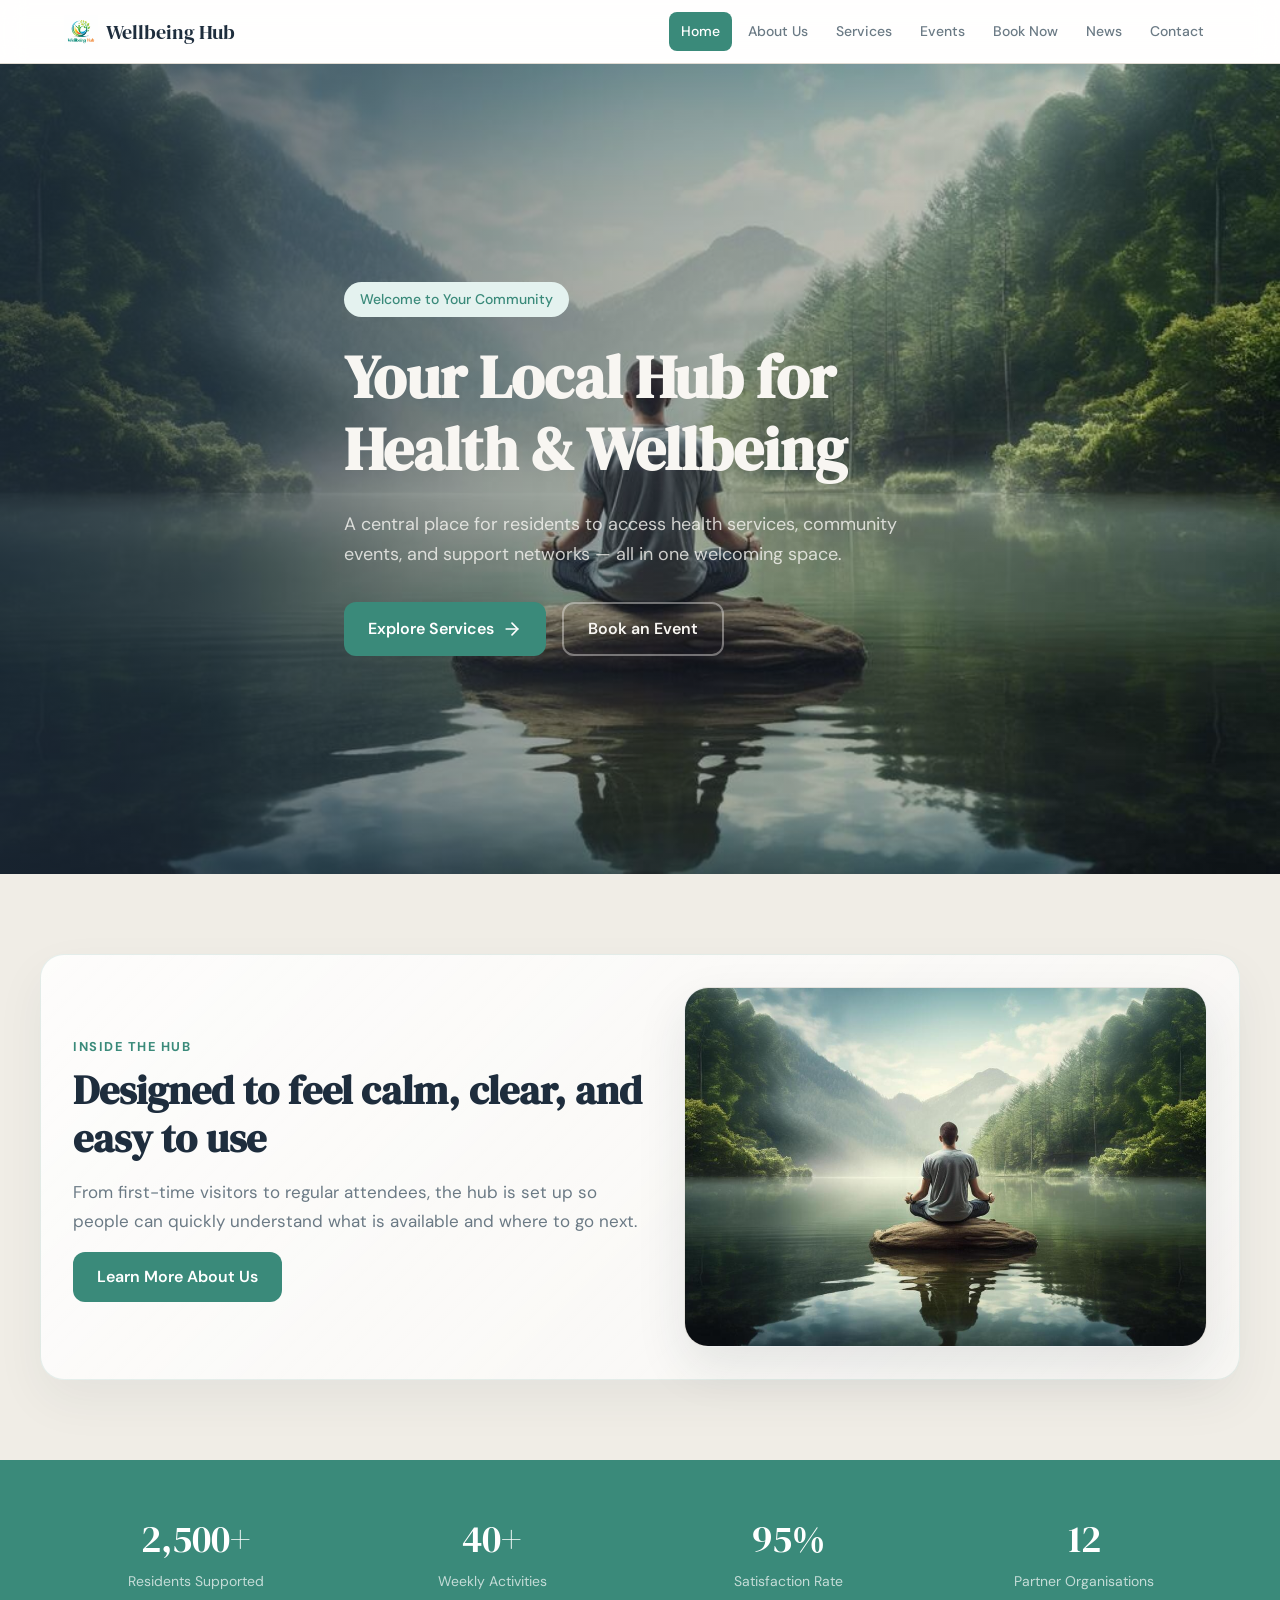
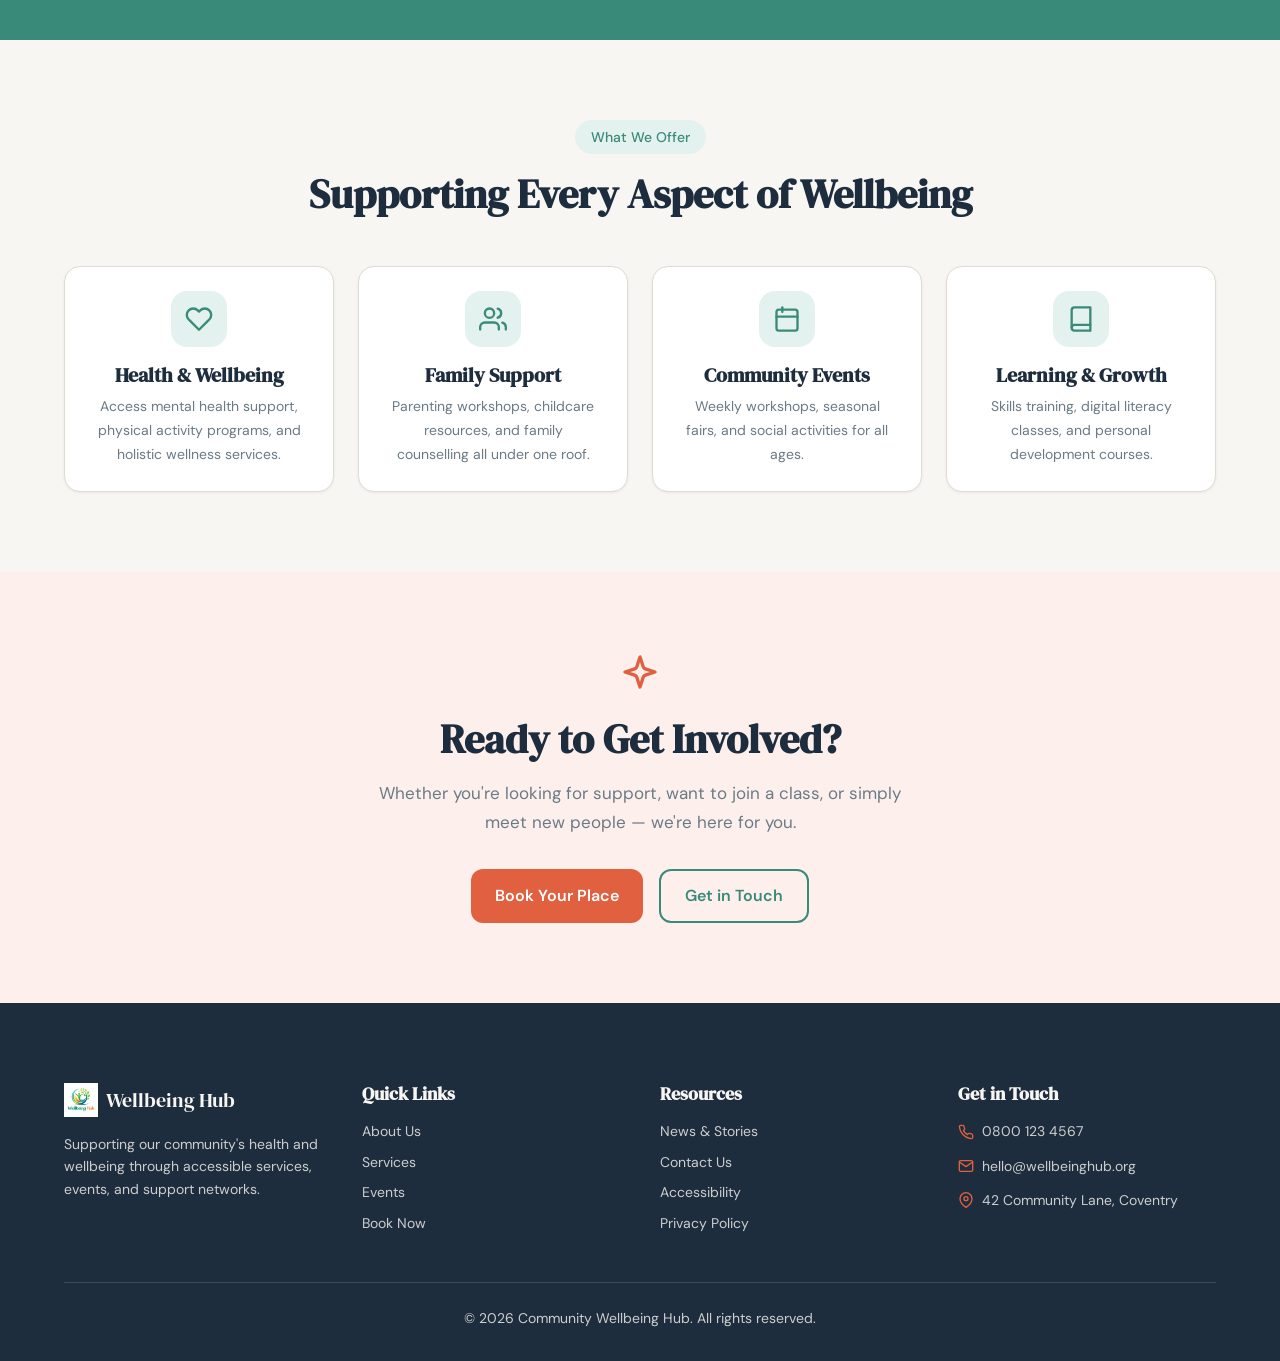
<file: index.html>
<!DOCTYPE html>
<html lang="en">
<head>
  <meta charset="UTF-8">
  <meta name="viewport" content="width=device-width, initial-scale=1.0">
  <meta name="description" content="Community Wellbeing Hub">
  <title>Home - Community Wellbeing Hub</title>
  <link rel="stylesheet" href="styles.css">
</head>
<body>
  <nav class="navbar">
    <div class="container">
      <a href="index.html" class="navbar-brand"><img src="logo.png" alt="Wellbeing Hub logo" class="site-logo"> <span>Wellbeing Hub</span></a>
      <div class="nav-links"><a href="index.html" class="active">Home</a>
<a href="about.html">About Us</a>
<a href="services.html">Services</a>
<a href="events.html">Events</a>
<a href="book.html">Book Now</a>
<a href="news.html">News</a>
<a href="contact.html">Contact</a>
</div>
      <button class="hamburger" id="hamburger" aria-label="Toggle menu"><svg xmlns="http://www.w3.org/2000/svg" width="24" height="24" viewBox="0 0 24 24" fill="none" stroke="currentColor" stroke-width="2" stroke-linecap="round" stroke-linejoin="round"><line x1="4" y1="12" x2="20" y2="12"></line><line x1="4" y1="6" x2="20" y2="6"></line><line x1="4" y1="18" x2="20" y2="18"></line></svg></button>
    </div>
    <div class="mobile-menu" id="mobile-menu"><a href="index.html" class="active">Home</a>
<a href="about.html">About Us</a>
<a href="services.html">Services</a>
<a href="events.html">Events</a>
<a href="book.html">Book Now</a>
<a href="news.html">News</a>
<a href="contact.html">Contact</a>
</div>
  </nav>
  <main style="padding-top:64px">
    
    <!-- Hero -->
    <section class="hero hero-home">
      <div class="hero-overlay"></div>
      <div class="container hero-content section">
        <span class="badge" style="margin-bottom:1.5rem">Welcome to Your Community</span>
        <h1 class="heading-hero" style="margin-bottom:1.5rem">Your Local Hub for Health &amp; Wellbeing</h1>
        <p style="margin-bottom:2rem">A central place for residents to access health services, community events, and support networks — all in one welcoming space.</p>
        <div style="display:flex;flex-wrap:wrap;gap:1rem">
          <a href="services.html" class="btn btn-primary">Explore Services <svg xmlns="http://www.w3.org/2000/svg" width="20" height="20" viewBox="0 0 24 24" fill="none" stroke="currentColor" stroke-width="2" stroke-linecap="round" stroke-linejoin="round"><line x1="5" y1="12" x2="19" y2="12"></line><polyline points="12 5 19 12 12 19"></polyline></svg></a>
          <a href="book.html" class="btn btn-hero-outline">Book an Event</a>
        </div>
      </div>
    </section>

    <section class="section" style="background:var(--secondary)">
      <div class="container split-highlight reveal-up">
        <div>
          <span class="eyebrow">Inside the Hub</span>
          <h2 class="heading-section" style="margin:0.5rem 0 1rem">Designed to feel calm, clear, and easy to use</h2>
          <p class="text-body" style="margin-bottom:1rem">From first-time visitors to regular attendees, the hub is set up so people can quickly understand what is available and where to go next.</p>
          <a href="about.html" class="btn btn-primary">Learn More About Us</a>
        </div>
        <div class="image-frame">
          <img src="background.jpg" alt="Inside the Community Wellbeing Hub" class="section-image">
        </div>
      </div>
    </section>

    <!-- Stats -->
    <section class="stats-section">
      <div class="container stats-grid">
        <div><div class="stat-num">2,500+</div><div class="stat-label">Residents Supported</div></div>
        <div><div class="stat-num">40+</div><div class="stat-label">Weekly Activities</div></div>
        <div><div class="stat-num">95%</div><div class="stat-label">Satisfaction Rate</div></div>
        <div><div class="stat-num">12</div><div class="stat-label">Partner Organisations</div></div>
      </div>
    </section>

    <!-- Features -->
    <section class="section" style="background:var(--bg)">
      <div class="container text-center" style="margin-bottom:3rem">
        <span class="badge" style="margin-bottom:1rem">What We Offer</span>
        <h2 class="heading-section">Supporting Every Aspect of Wellbeing</h2>
      </div>
      <div class="container grid grid-4" style="gap:1.5rem">
        <div class="card feature-card">
          <div class="feature-icon"><svg xmlns="http://www.w3.org/2000/svg" width="28" height="28" viewBox="0 0 24 24" fill="none" stroke="currentColor" stroke-width="2" stroke-linecap="round" stroke-linejoin="round"><path d="M20.84 4.61a5.5 5.5 0 0 0-7.78 0L12 5.67l-1.06-1.06a5.5 5.5 0 0 0-7.78 7.78l1.06 1.06L12 21.23l7.78-7.78 1.06-1.06a5.5 5.5 0 0 0 0-7.78z"/></svg></div>
          <h3 style="font-size:1.25rem;margin-bottom:0.5rem">Health &amp; Wellbeing</h3>
          <p class="text-body" style="font-size:0.875rem">Access mental health support, physical activity programs, and holistic wellness services.</p>
        </div>
        <div class="card feature-card">
          <div class="feature-icon"><svg xmlns="http://www.w3.org/2000/svg" width="24" height="24" viewBox="0 0 24 24" fill="none" stroke="currentColor" stroke-width="2" stroke-linecap="round" stroke-linejoin="round"><path d="M17 21v-2a4 4 0 0 0-4-4H5a4 4 0 0 0-4 4v2"/><circle cx="9" cy="7" r="4"/><path d="M23 21v-2a4 4 0 0 0-3-3.87"/><path d="M16 3.13a4 4 0 0 1 0 7.75"/></svg></div>
          <h3 style="font-size:1.25rem;margin-bottom:0.5rem">Family Support</h3>
          <p class="text-body" style="font-size:0.875rem">Parenting workshops, childcare resources, and family counselling all under one roof.</p>
        </div>
        <div class="card feature-card">
          <div class="feature-icon"><svg xmlns="http://www.w3.org/2000/svg" width="28" height="28" viewBox="0 0 24 24" fill="none" stroke="currentColor" stroke-width="2" stroke-linecap="round" stroke-linejoin="round"><rect x="3" y="4" width="18" height="18" rx="2" ry="2"/><line x1="28" y1="2" x2="28" y2="6"/><line x1="8" y1="2" x2="8" y2="6"/><line x1="3" y1="10" x2="21" y2="10"/></svg></div>
          <h3 style="font-size:1.25rem;margin-bottom:0.5rem">Community Events</h3>
          <p class="text-body" style="font-size:0.875rem">Weekly workshops, seasonal fairs, and social activities for all ages.</p>
        </div>
        <div class="card feature-card">
          <div class="feature-icon"><svg xmlns="http://www.w3.org/2000/svg" width="28" height="28" viewBox="0 0 24 24" fill="none" stroke="currentColor" stroke-width="2" stroke-linecap="round" stroke-linejoin="round"><path d="M4 19.5A2.5 2.5 0 0 1 6.5 17H20"/><path d="M6.5 2H20v20H6.5A2.5 2.5 0 0 1 4 19.5v-15A2.5 2.5 0 0 1 6.5 2z"/></svg></div>
          <h3 style="font-size:1.25rem;margin-bottom:0.5rem">Learning &amp; Growth</h3>
          <p class="text-body" style="font-size:0.875rem">Skills training, digital literacy classes, and personal development courses.</p>
        </div>
      </div>
    </section>

    <!-- CTA -->
    <section class="section cta-section text-center">
      <div class="container">
        <svg xmlns="http://www.w3.org/2000/svg" width="40" height="40" viewBox="0 0 24 24" fill="none" stroke="currentColor" stroke-width="2" stroke-linecap="round" stroke-linejoin="round" style="color:var(--coral)"><path d="m12 3-1.912 5.813a2 2 0 0 1-1.275 1.275L3 12l5.813 1.912a2 2 0 0 1 1.275 1.275L12 21l1.912-5.813a2 2 0 0 1 1.275-1.275L21 12l-5.813-1.912a2 2 0 0 1-1.275-1.275L12 3Z"/></svg>
        <h2 class="heading-section" style="margin:1rem 0">Ready to Get Involved?</h2>
        <p class="text-body" style="max-width:560px;margin:0 auto 2rem">Whether you're looking for support, want to join a class, or simply meet new people — we're here for you.</p>
        <div style="display:flex;flex-wrap:wrap;justify-content:center;gap:1rem">
          <a href="book.html" class="btn btn-accent">Book Your Place</a>
          <a href="contact.html" class="btn btn-outline">Get in Touch</a>
        </div>
      </div>
    </section>

  </main>
  <footer class="footer">
    <div class="container">
      <div class="footer-grid">
        <div>
          <div class="footer-brand"><img src="logo.png" alt="Wellbeing Hub logo" class="footer-logo"><span style="font-family:var(--font-display);font-size:1.25rem;color:var(--warm)">Wellbeing Hub</span></div>
          <p style="font-size:0.875rem;line-height:1.6">Supporting our community's health and wellbeing through accessible services, events, and support networks.</p>
        </div>
        <div>
          <h4>Quick Links</h4>
          <div class="footer-links">
            <a href="about.html">About Us</a><a href="services.html">Services</a><a href="events.html">Events</a><a href="book.html">Book Now</a>
          </div>
        </div>
        <div>
          <h4>Resources</h4>
          <div class="footer-links">
            <a href="news.html">News & Stories</a><a href="contact.html">Contact Us</a><a href="#">Accessibility</a><a href="#">Privacy Policy</a>
          </div>
        </div>
        <div>
          <h4>Get in Touch</h4>
          <div class="footer-contact-item"><svg xmlns="http://www.w3.org/2000/svg" width="16" height="16" viewBox="0 0 24 24" fill="none" stroke="currentColor" stroke-width="2" stroke-linecap="round" stroke-linejoin="round"><path d="M22 16.92v3a2 2 0 0 1-2.18 2 19.79 19.79 0 0 1-8.63-3.07 19.5 19.5 0 0 1-6-6 19.79 19.79 0 0 1-3.07-8.67A2 2 0 0 1 4.11 2h3a2 2 0 0 1 2 1.72c.127.96.361 1.903.7 2.81a2 2 0 0 1-.45 2.11L8.09 9.91a16 16 0 0 0 6 6l1.27-1.27a2 2 0 0 1 2.11-.45c.907.339 1.85.573 2.81.7A2 2 0 0 1 22 16.92z"/></svg> 0800 123 4567</div>
          <div class="footer-contact-item"><svg xmlns="http://www.w3.org/2000/svg" width="16" height="16" viewBox="0 0 24 24" fill="none" stroke="currentColor" stroke-width="2" stroke-linecap="round" stroke-linejoin="round"><path d="M4 4h16c1.1 0 2 .9 2 2v12c0 1.1-.9 2-2 2H4c-1.1 0-2-.9-2-2V6c0-1.1.9-2 2-2z"/><polyline points="22,6 12,13 2,6"/></svg> hello@wellbeinghub.org</div>
          <div class="footer-contact-item"><svg xmlns="http://www.w3.org/2000/svg" width="16" height="16" viewBox="0 0 24 24" fill="none" stroke="currentColor" stroke-width="2" stroke-linecap="round" stroke-linejoin="round"><path d="M21 10c0 7-9 13-9 13s-9-6-9-13a9 9 0 0 1 18 0z"/><circle cx="12" cy="10" r="3"/></svg> 42 Community Lane, Coventry</div>
        </div>
      </div>
      <div class="footer-bottom">© 2026 Community Wellbeing Hub. All rights reserved.</div>
    </div>
  </footer>
  <script src="main.js"></script>
</body>
</html>
</file>
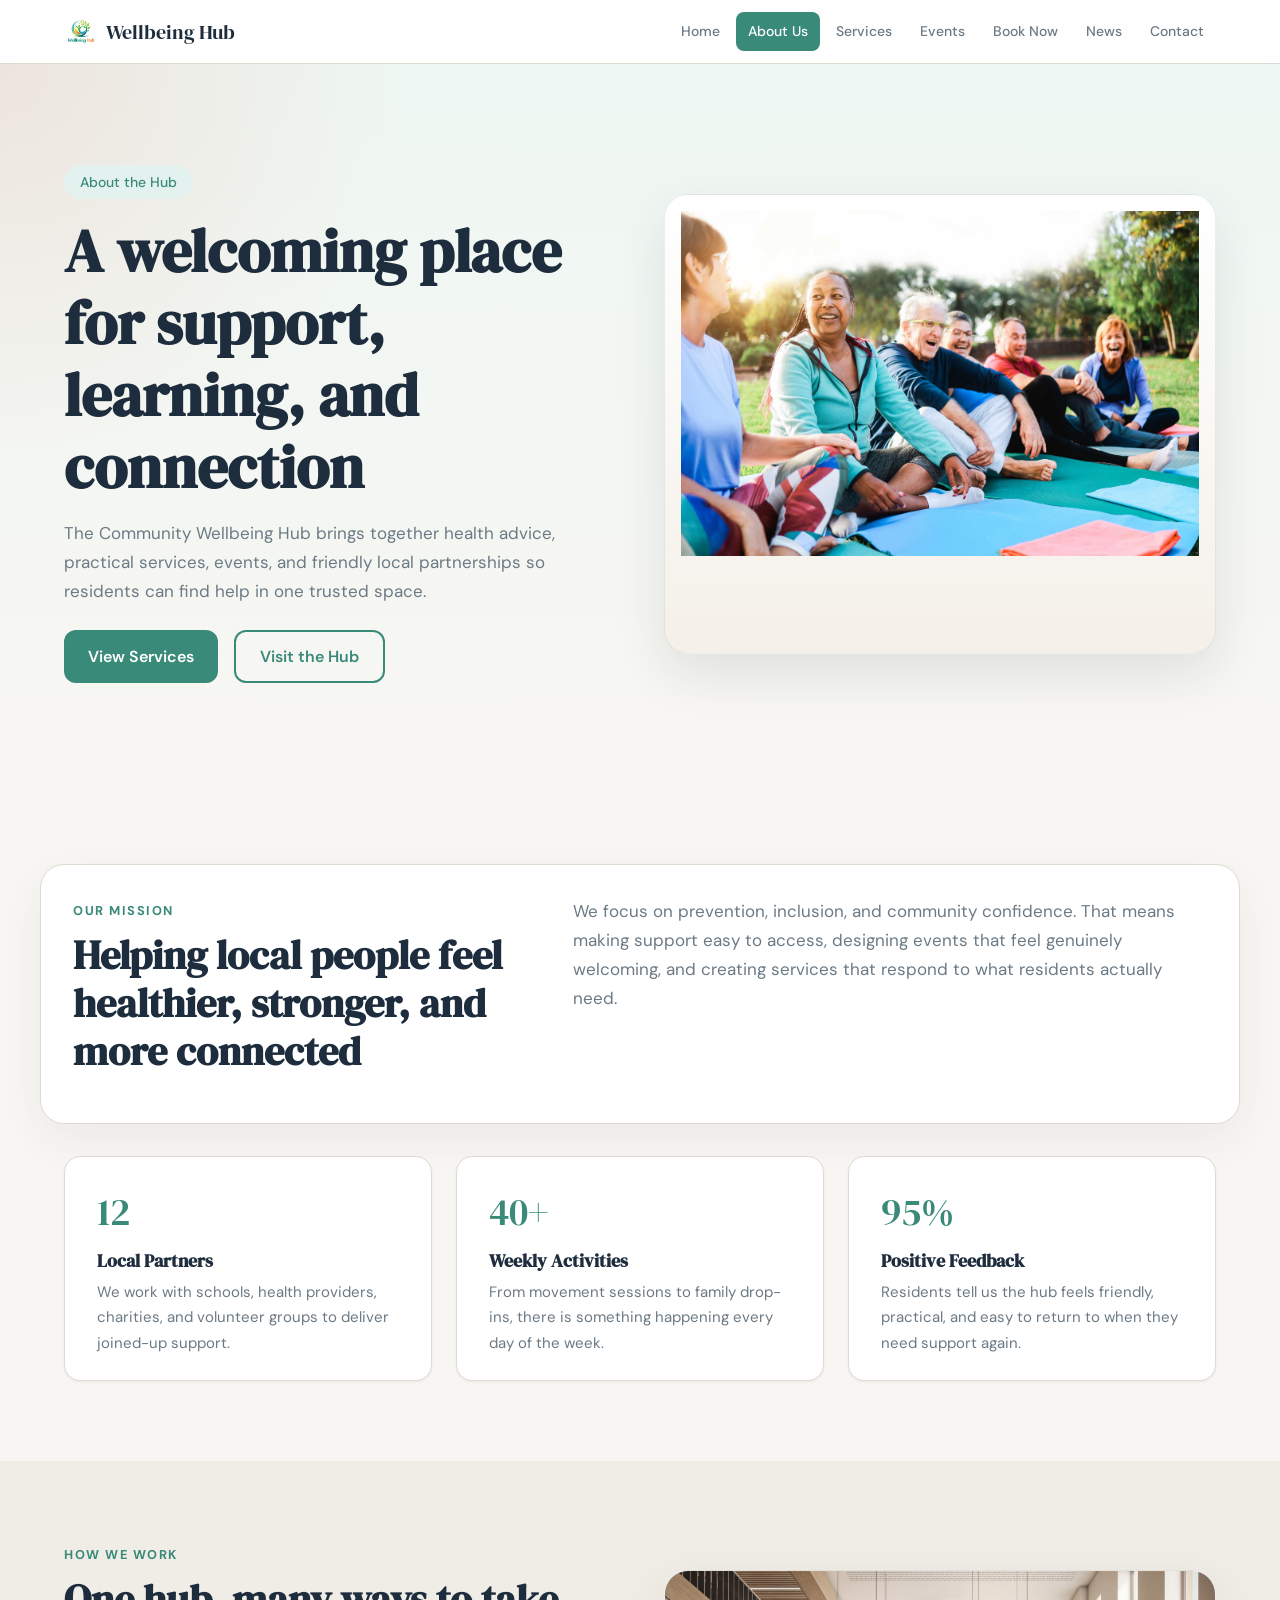
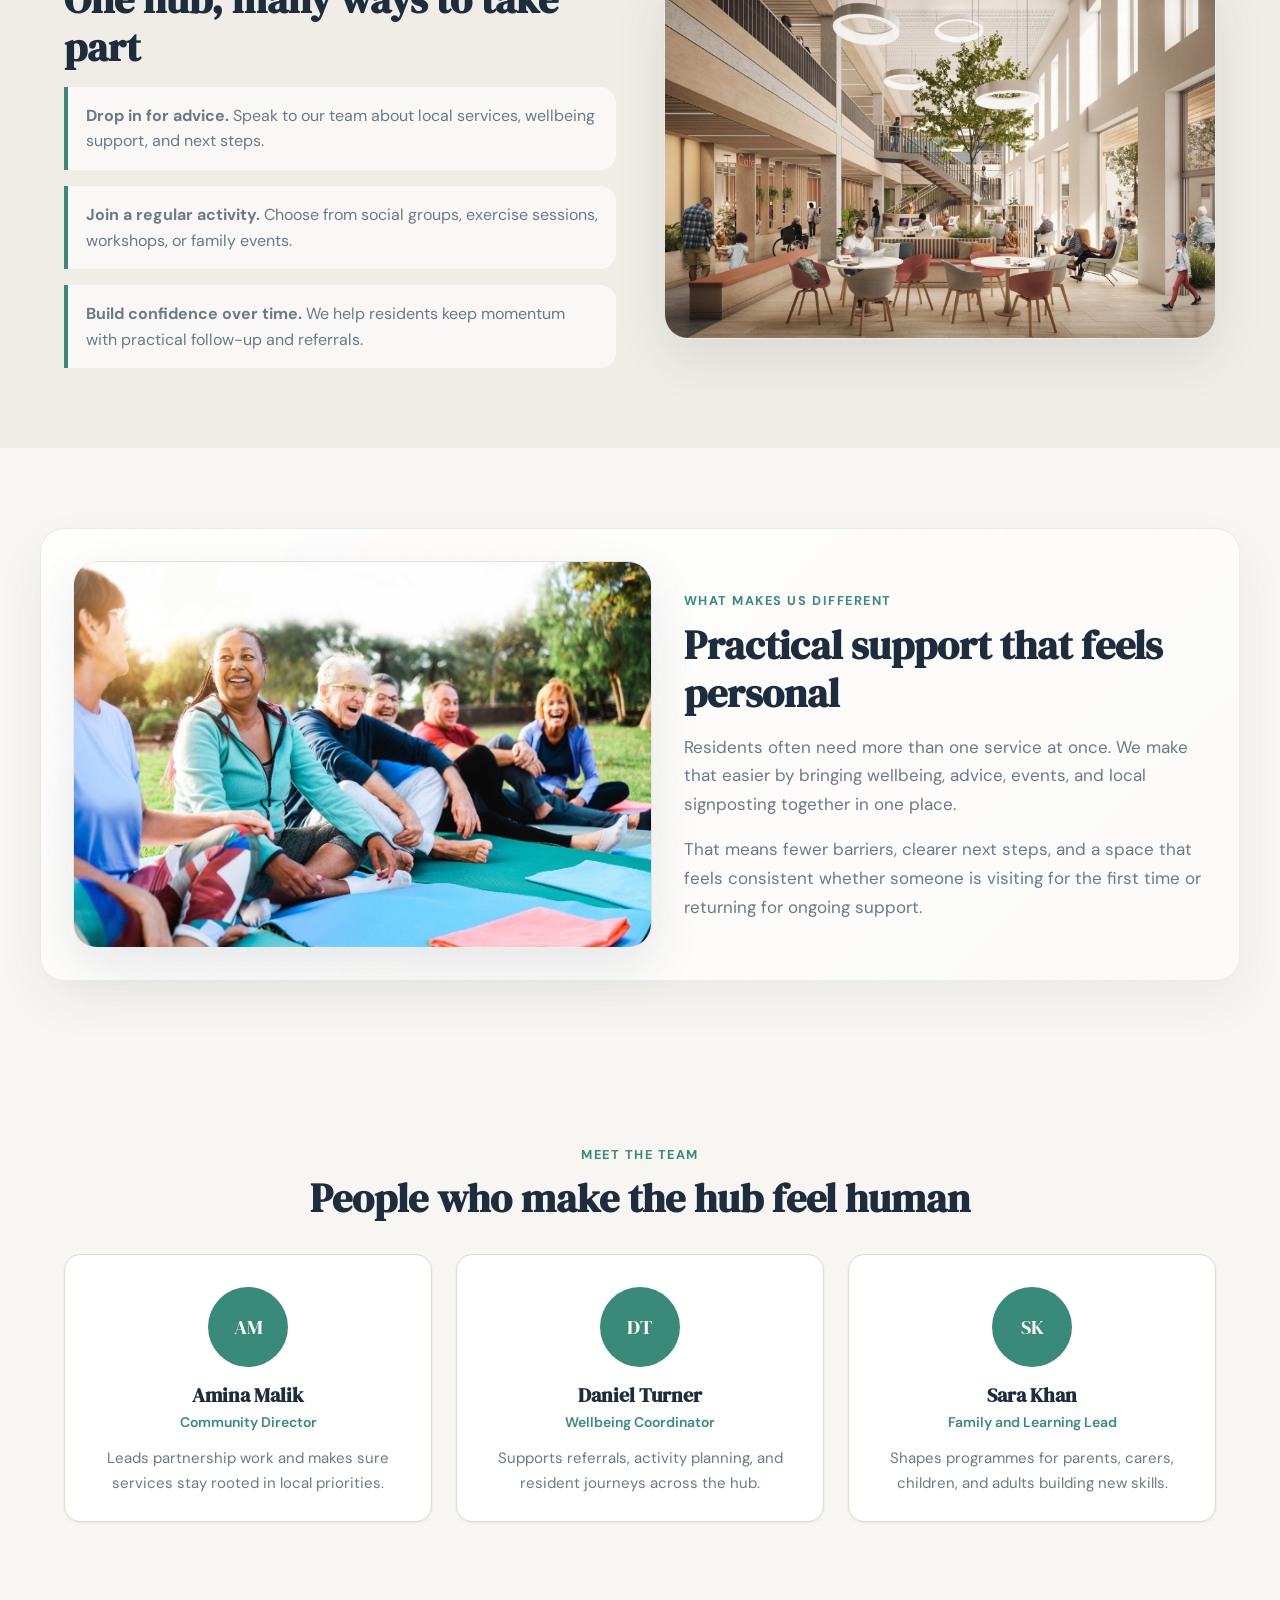
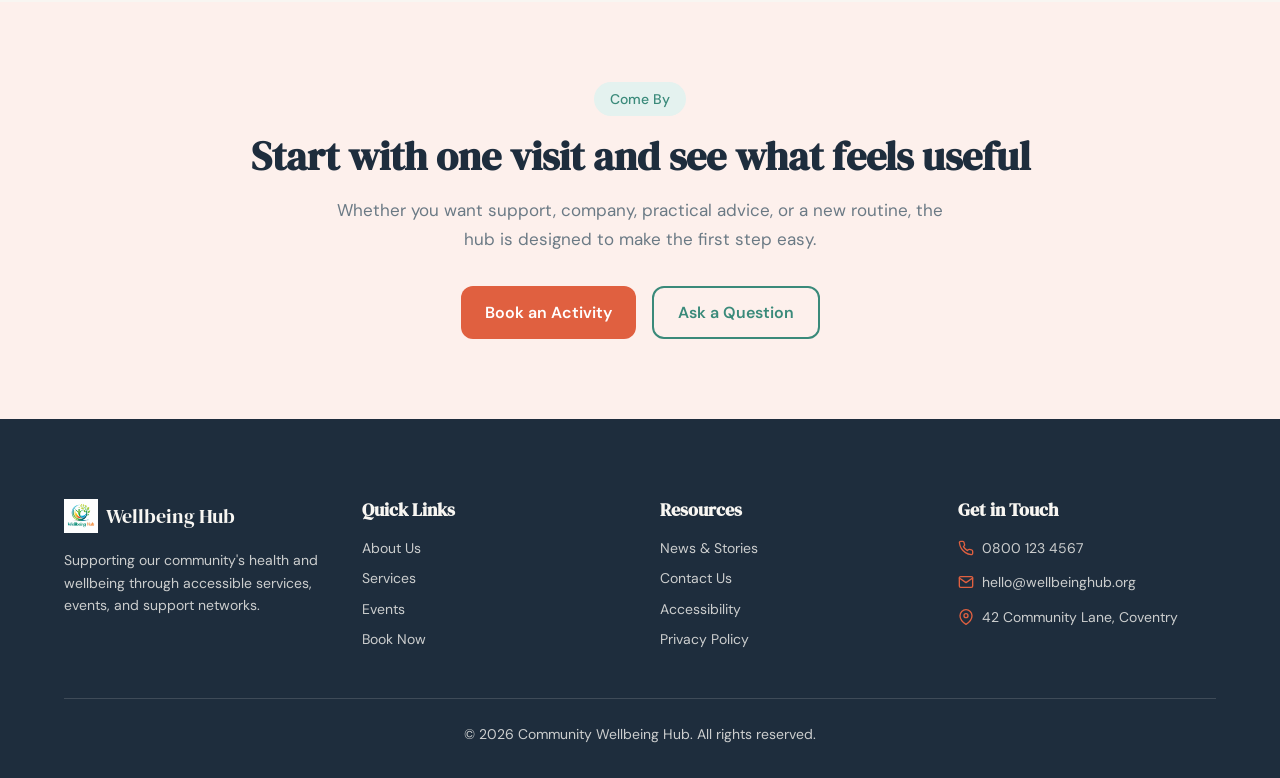
<file: about.html>
<!DOCTYPE html>
<html lang="en">
<head>
  <meta charset="UTF-8">
  <meta name="viewport" content="width=device-width, initial-scale=1.0">
  <meta name="description" content="Learn about the Community Wellbeing Hub, our mission, team, and local impact.">
  <title>About Us - Community Wellbeing Hub</title>
  <link rel="stylesheet" href="styles.css">
</head>
<body>
  <nav class="navbar">
    <div class="container">
      <a href="index.html" class="navbar-brand"><img src="logo.png" alt="Wellbeing Hub logo" class="site-logo"> <span>Wellbeing Hub</span></a>
      <div class="nav-links"><a href="index.html">Home</a>
<a href="about.html" class="active">About Us</a>
<a href="services.html">Services</a>
<a href="events.html">Events</a>
<a href="book.html">Book Now</a>
<a href="news.html">News</a>
<a href="contact.html">Contact</a>
</div>
      <button class="hamburger" id="hamburger" aria-label="Toggle menu"><svg xmlns="http://www.w3.org/2000/svg" width="24" height="24" viewBox="0 0 24 24" fill="none" stroke="currentColor" stroke-width="2" stroke-linecap="round" stroke-linejoin="round"><line x1="4" y1="12" x2="20" y2="12"></line><line x1="4" y1="6" x2="20" y2="6"></line><line x1="4" y1="18" x2="20" y2="18"></line></svg></button>
    </div>
    <div class="mobile-menu" id="mobile-menu"><a href="index.html">Home</a>
<a href="about.html" class="active">About Us</a>
<a href="services.html">Services</a>
<a href="events.html">Events</a>
<a href="book.html">Book Now</a>
<a href="news.html">News</a>
<a href="contact.html">Contact</a>
</div>
  </nav>
  <main style="padding-top:64px">
    <section class="section about-hero-shell">
      <div class="container about-grid about-grid-hero">
        <div class="reveal-up">
          <span class="badge" style="margin-bottom:1rem">About the Hub</span>
          <h1 class="heading-hero" style="margin-bottom:1rem">A welcoming place for support, learning, and connection</h1>
          <p class="text-body" style="margin-bottom:1.5rem">The Community Wellbeing Hub brings together health advice, practical services, events, and friendly local partnerships so residents can find help in one trusted space.</p>
          <div class="hero-actions">
            <a href="services.html" class="btn btn-primary">View Services</a>
            <a href="contact.html" class="btn btn-outline">Visit the Hub</a>
          </div>
        </div>
        <div class="hero-visual-card reveal-up">
          <img src="about.jpeg" alt="Community members at the wellbeing hub" class="hero-side-image">
        </div>
      </div>
    </section>

    <section class="section" style="background:var(--bg)">
      <div class="container story-panel reveal-up">
        <div>
          <span class="eyebrow">Our Mission</span>
          <h2 class="heading-section" style="margin:0.5rem 0 1rem">Helping local people feel healthier, stronger, and more connected</h2>
        </div>
        <p class="text-body">We focus on prevention, inclusion, and community confidence. That means making support easy to access, designing events that feel genuinely welcoming, and creating services that respond to what residents actually need.</p>
      </div>
      <div class="container grid grid-3 impact-grid" style="margin-top:2rem;gap:1.5rem">
        <div class="card reveal-up">
          <div class="stat-num" style="color:var(--teal)">12</div>
          <h3 style="font-size:1.125rem;margin:0.5rem 0">Local Partners</h3>
          <p class="text-body" style="font-size:0.9375rem">We work with schools, health providers, charities, and volunteer groups to deliver joined-up support.</p>
        </div>
        <div class="card reveal-up">
          <div class="stat-num" style="color:var(--teal)">40+</div>
          <h3 style="font-size:1.125rem;margin:0.5rem 0">Weekly Activities</h3>
          <p class="text-body" style="font-size:0.9375rem">From movement sessions to family drop-ins, there is something happening every day of the week.</p>
        </div>
        <div class="card reveal-up">
          <div class="stat-num" style="color:var(--teal)">95%</div>
          <h3 style="font-size:1.125rem;margin:0.5rem 0">Positive Feedback</h3>
          <p class="text-body" style="font-size:0.9375rem">Residents tell us the hub feels friendly, practical, and easy to return to when they need support again.</p>
        </div>
      </div>
    </section>

    <section class="section" style="background:var(--secondary)">
      <div class="container about-grid">
        <div class="reveal-up">
          <span class="eyebrow">How We Work</span>
          <h2 class="heading-section" style="margin:0.5rem 0 1rem">One hub, many ways to take part</h2>
          <div class="stack-list">
            <div class="stack-list-item"><strong>Drop in for advice.</strong> Speak to our team about local services, wellbeing support, and next steps.</div>
            <div class="stack-list-item"><strong>Join a regular activity.</strong> Choose from social groups, exercise sessions, workshops, or family events.</div>
            <div class="stack-list-item"><strong>Build confidence over time.</strong> We help residents keep momentum with practical follow-up and referrals.</div>
          </div>
        </div>
        <div class="image-frame reveal-up">
          <img src="services.jpg" alt="Wellbeing hub services and community support" class="section-image">
        </div>
      </div>
    </section>

    <section class="section" style="background:var(--bg)">
      <div class="container split-highlight reveal-up">
        <div class="image-frame">
          <img src="about.jpeg" alt="Community members and spaces at the wellbeing hub" class="section-image">
        </div>
        <div>
          <span class="eyebrow">What Makes Us Different</span>
          <h2 class="heading-section" style="margin:0.5rem 0 1rem">Practical support that feels personal</h2>
          <p class="text-body" style="margin-bottom:1rem">Residents often need more than one service at once. We make that easier by bringing wellbeing, advice, events, and local signposting together in one place.</p>
          <p class="text-body">That means fewer barriers, clearer next steps, and a space that feels consistent whether someone is visiting for the first time or returning for ongoing support.</p>
        </div>
      </div>
    </section>

    <section class="section" style="background:var(--bg)">
      <div class="container text-center" style="margin-bottom:2rem">
        <span class="eyebrow">Meet the Team</span>
        <h2 class="heading-section" style="margin-top:0.5rem">People who make the hub feel human</h2>
      </div>
      <div class="container grid grid-3" style="gap:1.5rem">
        <div class="card team-card reveal-up">
          <div class="team-avatar">AM</div>
          <h3 style="font-size:1.25rem;margin-bottom:0.25rem">Amina Malik</h3>
          <p class="team-role">Community Director</p>
          <p class="text-body" style="font-size:0.9375rem">Leads partnership work and makes sure services stay rooted in local priorities.</p>
        </div>
        <div class="card team-card reveal-up">
          <div class="team-avatar">DT</div>
          <h3 style="font-size:1.25rem;margin-bottom:0.25rem">Daniel Turner</h3>
          <p class="team-role">Wellbeing Coordinator</p>
          <p class="text-body" style="font-size:0.9375rem">Supports referrals, activity planning, and resident journeys across the hub.</p>
        </div>
        <div class="card team-card reveal-up">
          <div class="team-avatar">SK</div>
          <h3 style="font-size:1.25rem;margin-bottom:0.25rem">Sara Khan</h3>
          <p class="team-role">Family and Learning Lead</p>
          <p class="text-body" style="font-size:0.9375rem">Shapes programmes for parents, carers, children, and adults building new skills.</p>
        </div>
      </div>
    </section>

    <section class="section cta-section text-center">
      <div class="container">
        <span class="badge" style="margin-bottom:1rem">Come By</span>
        <h2 class="heading-section" style="margin-bottom:1rem">Start with one visit and see what feels useful</h2>
        <p class="text-body" style="max-width:620px;margin:0 auto 2rem">Whether you want support, company, practical advice, or a new routine, the hub is designed to make the first step easy.</p>
        <div class="hero-actions" style="justify-content:center">
          <a href="book.html" class="btn btn-accent">Book an Activity</a>
          <a href="contact.html" class="btn btn-outline">Ask a Question</a>
        </div>
      </div>
    </section>
  </main>
  <footer class="footer">
    <div class="container">
      <div class="footer-grid">
        <div>
          <div class="footer-brand"><img src="logo.png" alt="Wellbeing Hub logo" class="footer-logo"><span style="font-family:var(--font-display);font-size:1.25rem;color:var(--warm)">Wellbeing Hub</span></div>
          <p style="font-size:0.875rem;line-height:1.6">Supporting our community's health and wellbeing through accessible services, events, and support networks.</p>
        </div>
        <div>
          <h4>Quick Links</h4>
          <div class="footer-links">
            <a href="about.html">About Us</a><a href="services.html">Services</a><a href="events.html">Events</a><a href="book.html">Book Now</a>
          </div>
        </div>
        <div>
          <h4>Resources</h4>
          <div class="footer-links">
            <a href="news.html">News & Stories</a><a href="contact.html">Contact Us</a><a href="#">Accessibility</a><a href="#">Privacy Policy</a>
          </div>
        </div>
        <div>
          <h4>Get in Touch</h4>
          <div class="footer-contact-item"><svg xmlns="http://www.w3.org/2000/svg" width="16" height="16" viewBox="0 0 24 24" fill="none" stroke="currentColor" stroke-width="2" stroke-linecap="round" stroke-linejoin="round"><path d="M22 16.92v3a2 2 0 0 1-2.18 2 19.79 19.79 0 0 1-8.63-3.07 19.5 19.5 0 0 1-6-6 19.79 19.79 0 0 1-3.07-8.67A2 2 0 0 1 4.11 2h3a2 2 0 0 1 2 1.72c.127.96.361 1.903.7 2.81a2 2 0 0 1-.45 2.11L8.09 9.91a16 16 0 0 0 6 6l1.27-1.27a2 2 0 0 1 2.11-.45c.907.339 1.85.573 2.81.7A2 2 0 0 1 22 16.92z"/></svg> 0800 123 4567</div>
          <div class="footer-contact-item"><svg xmlns="http://www.w3.org/2000/svg" width="16" height="16" viewBox="0 0 24 24" fill="none" stroke="currentColor" stroke-width="2" stroke-linecap="round" stroke-linejoin="round"><path d="M4 4h16c1.1 0 2 .9 2 2v12c0 1.1-.9 2-2 2H4c-1.1 0-2-.9-2-2V6c0-1.1.9-2 2-2z"/><polyline points="22,6 12,13 2,6"/></svg> hello@wellbeinghub.org</div>
          <div class="footer-contact-item"><svg xmlns="http://www.w3.org/2000/svg" width="16" height="16" viewBox="0 0 24 24" fill="none" stroke="currentColor" stroke-width="2" stroke-linecap="round" stroke-linejoin="round"><path d="M21 10c0 7-9 13-9 13s-9-6-9-13a9 9 0 0 1 18 0z"/><circle cx="12" cy="10" r="3"/></svg> 42 Community Lane, Coventry</div>
        </div>
      </div>
      <div class="footer-bottom">© 2026 Community Wellbeing Hub. All rights reserved.</div>
    </div>
  </footer>
  <script src="main.js"></script>
</body>
</html>
</file>
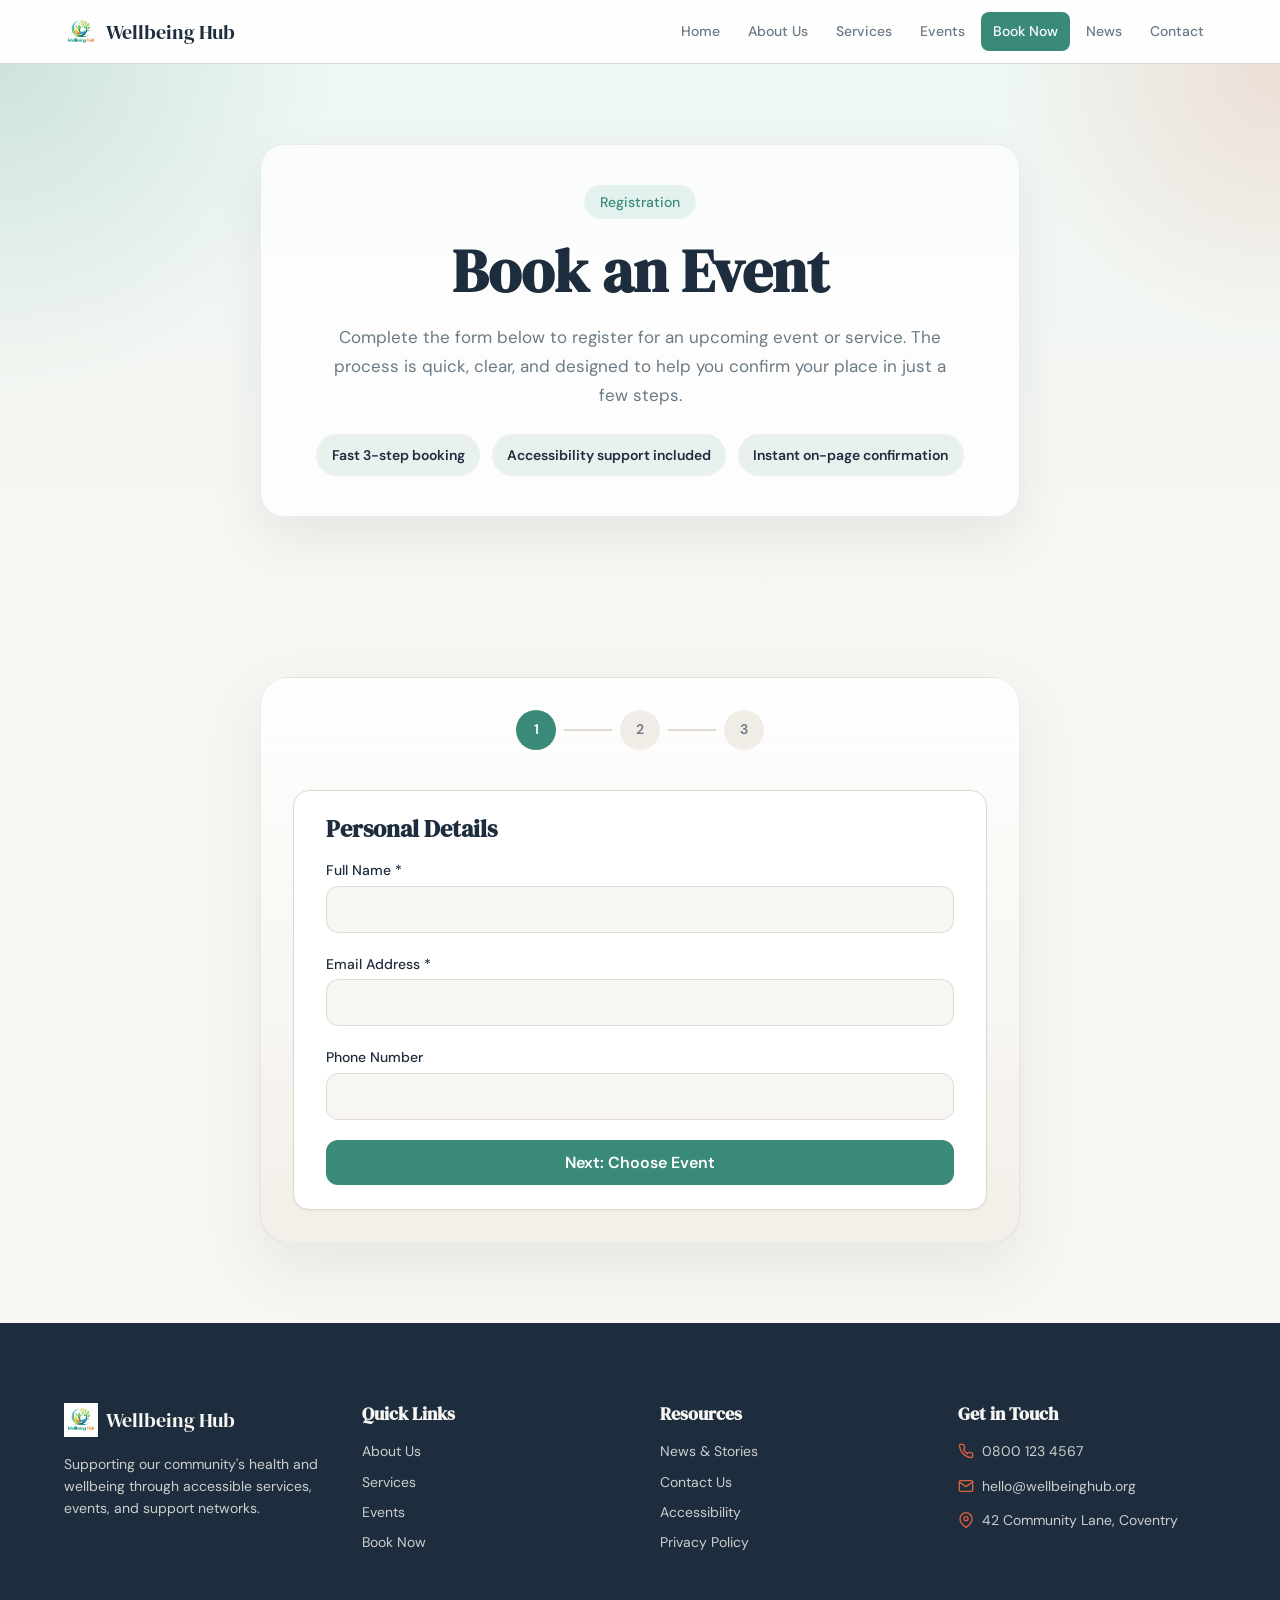
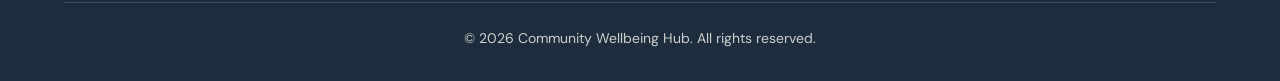
<file: book.html>
<!DOCTYPE html>
<html lang="en">
<head>
  <meta charset="UTF-8">
  <meta name="viewport" content="width=device-width, initial-scale=1.0">
  <meta name="description" content="Community Wellbeing Hub">
  <title>Book Now - Community Wellbeing Hub</title>
  <link rel="stylesheet" href="styles.css">
</head>
<body>
  <nav class="navbar">
    <div class="container">
      <a href="index.html" class="navbar-brand"><img src="logo.png" alt="Wellbeing Hub logo" class="site-logo"> <span>Wellbeing Hub</span></a>
      <div class="nav-links"><a href="index.html">Home</a>
<a href="about.html">About Us</a>
<a href="services.html">Services</a>
<a href="events.html">Events</a>
<a href="book.html" class="active">Book Now</a>
<a href="news.html">News</a>
<a href="contact.html">Contact</a>
</div>
      <button class="hamburger" id="hamburger" aria-label="Toggle menu"><svg xmlns="http://www.w3.org/2000/svg" width="24" height="24" viewBox="0 0 24 24" fill="none" stroke="currentColor" stroke-width="2" stroke-linecap="round" stroke-linejoin="round"><line x1="4" y1="12" x2="20" y2="12"></line><line x1="4" y1="6" x2="20" y2="6"></line><line x1="4" y1="18" x2="20" y2="18"></line></svg></button>
    </div>
    <div class="mobile-menu" id="mobile-menu"><a href="index.html">Home</a>
<a href="about.html">About Us</a>
<a href="services.html">Services</a>
<a href="events.html">Events</a>
<a href="book.html" class="active">Book Now</a>
<a href="news.html">News</a>
<a href="contact.html">Contact</a>
</div>
  </nav>
  <main style="padding-top:64px">
    
    <section class="section booking-hero-simple">
      <div class="container booking-hero-shell reveal-up">
        <span class="badge" style="margin-bottom:1rem">Registration</span>
        <h1 class="heading-hero" style="margin-bottom:1rem">Book an Event</h1>
        <p class="text-body booking-hero-text">Complete the form below to register for an upcoming event or service. The process is quick, clear, and designed to help you confirm your place in just a few steps.</p>
        <div class="booking-hero-pills">
          <span>Fast 3-step booking</span>
          <span>Accessibility support included</span>
          <span>Instant on-page confirmation</span>
        </div>
      </div>
    </section>
    <section class="section" style="background:var(--bg)">
      <div class="container booking-form-shell" style="max-width:760px;margin:0 auto">
        <!-- Progress -->
        <div class="progress-steps">
          <div class="step-circle active" id="circle-1">1</div>
          <div class="step-line inactive" id="line-1"></div>
          <div class="step-circle inactive" id="circle-2">2</div>
          <div class="step-line inactive" id="line-2"></div>
          <div class="step-circle inactive" id="circle-3">3</div>
        </div>

        <form class="card" id="booking-form" onsubmit="submitBooking(event)">
          <!-- Step 1 -->
          <div class="form-step active" id="step-1">
            <h2 style="font-size:1.5rem;margin-bottom:1rem">Personal Details</h2>
            <div class="form-group">
              <label for="book-name">Full Name *</label>
              <input type="text" id="book-name" class="form-input" required>
            </div>
            <div class="form-group">
              <label for="book-email">Email Address *</label>
              <input type="email" id="book-email" class="form-input" required>
            </div>
            <div class="form-group">
              <label for="book-phone">Phone Number</label>
              <input type="tel" id="book-phone" class="form-input">
            </div>
            <button type="button" class="btn btn-primary w-full" onclick="goToStep(2)">Next: Choose Event</button>
          </div>

          <!-- Step 2 -->
          <div class="form-step" id="step-2">
            <h2 style="font-size:1.5rem;margin-bottom:1rem">Event Selection</h2>
            <div class="form-group">
              <label for="book-event">Select Event *</label>
              <select id="book-event" class="form-input" required>
                <option value="">Choose an event...</option>
                <option value="Morning Yoga in the Park">Morning Yoga in the Park</option><option value="Family Fun Day">Family Fun Day</option><option value="Mental Health Awareness Workshop">Mental Health Awareness Workshop</option><option value="Digital Skills for Beginners">Digital Skills for Beginners</option><option value="Community Garden Volunteer Day">Community Garden Volunteer Day</option><option value="Healthy Cooking on a Budget">Healthy Cooking on a Budget</option><option value="Senior Social & Tea Dance">Senior Social & Tea Dance</option><option value="Summer Wellbeing Fair">Summer Wellbeing Fair</option>
              </select>
            </div>
            <div class="form-group">
              <label for="book-date">Preferred Date</label>
              <input type="date" id="book-date" class="form-input">
            </div>
            <div class="form-group">
              <label for="book-participants">Number of Participants</label>
              <input type="number" id="book-participants" class="form-input" min="1" max="10" value="1">
            </div>
            <div class="btn-row">
              <button type="button" class="btn btn-outline" onclick="goToStep(1)">Back</button>
              <button type="button" class="btn btn-primary" onclick="goToStep(3)">Next: Accessibility</button>
            </div>
          </div>

          <!-- Step 3 -->
          <div class="form-step" id="step-3">
            <h2 style="font-size:1.5rem;margin-bottom:1rem">Accessibility &amp; Confirmation</h2>
            <div class="form-group">
              <label for="book-needs">Any accessibility requirements?</label>
              <textarea id="book-needs" class="form-input" rows="4" placeholder="e.g. wheelchair access, hearing loop, dietary requirements..."></textarea>
            </div>
            <div class="booking-summary">
              <p style="font-weight:500;color:var(--fg);margin-bottom:0.5rem">Booking Summary</p>
              <p><strong>Name:</strong> <span id="summary-name"></span></p>
              <p><strong>Event:</strong> <span id="summary-event"></span></p>
              <p><strong>Participants:</strong> <span id="summary-participants"></span></p>
            </div>
            <div class="btn-row">
              <button type="button" class="btn btn-outline" onclick="goToStep(2)">Back</button>
              <button type="submit" class="btn btn-accent">Confirm Booking</button>
            </div>
          </div>
        </form>

        <!-- Success -->
        <div id="booking-success" class="card success-msg" style="display:none">
          <svg xmlns="http://www.w3.org/2000/svg" width="64" height="64" viewBox="0 0 24 24" fill="none" stroke="currentColor" stroke-width="2" stroke-linecap="round" stroke-linejoin="round"><path d="M22 11.08V12a10 10 0 1 1-5.93-9.14"/><polyline points="22 4 12 14.01 9 11.01"/></svg>
          <h2 class="heading-section" style="margin-bottom:1rem">Booking Confirmed!</h2>
          <p class="text-body">Thank you, <strong id="confirm-name"></strong>.</p>
          <p class="text-body" style="margin-bottom:1.5rem">You've been registered for <strong id="confirm-event"></strong>. A confirmation email will be sent to <strong id="confirm-email"></strong>.</p>
          <button class="btn btn-primary" onclick="resetBooking()">Make Another Booking</button>
        </div>
      </div>
    </section>

  </main>
  <footer class="footer">
    <div class="container">
      <div class="footer-grid">
        <div>
          <div class="footer-brand"><img src="logo.png" alt="Wellbeing Hub logo" class="footer-logo"><span style="font-family:var(--font-display);font-size:1.25rem;color:var(--warm)">Wellbeing Hub</span></div>
          <p style="font-size:0.875rem;line-height:1.6">Supporting our community's health and wellbeing through accessible services, events, and support networks.</p>
        </div>
        <div>
          <h4>Quick Links</h4>
          <div class="footer-links">
            <a href="about.html">About Us</a><a href="services.html">Services</a><a href="events.html">Events</a><a href="book.html">Book Now</a>
          </div>
        </div>
        <div>
          <h4>Resources</h4>
          <div class="footer-links">
            <a href="news.html">News & Stories</a><a href="contact.html">Contact Us</a><a href="#">Accessibility</a><a href="#">Privacy Policy</a>
          </div>
        </div>
        <div>
          <h4>Get in Touch</h4>
          <div class="footer-contact-item"><svg xmlns="http://www.w3.org/2000/svg" width="16" height="16" viewBox="0 0 24 24" fill="none" stroke="currentColor" stroke-width="2" stroke-linecap="round" stroke-linejoin="round"><path d="M22 16.92v3a2 2 0 0 1-2.18 2 19.79 19.79 0 0 1-8.63-3.07 19.5 19.5 0 0 1-6-6 19.79 19.79 0 0 1-3.07-8.67A2 2 0 0 1 4.11 2h3a2 2 0 0 1 2 1.72c.127.96.361 1.903.7 2.81a2 2 0 0 1-.45 2.11L8.09 9.91a16 16 0 0 0 6 6l1.27-1.27a2 2 0 0 1 2.11-.45c.907.339 1.85.573 2.81.7A2 2 0 0 1 22 16.92z"/></svg> 0800 123 4567</div>
          <div class="footer-contact-item"><svg xmlns="http://www.w3.org/2000/svg" width="16" height="16" viewBox="0 0 24 24" fill="none" stroke="currentColor" stroke-width="2" stroke-linecap="round" stroke-linejoin="round"><path d="M4 4h16c1.1 0 2 .9 2 2v12c0 1.1-.9 2-2 2H4c-1.1 0-2-.9-2-2V6c0-1.1.9-2 2-2z"/><polyline points="22,6 12,13 2,6"/></svg> hello@wellbeinghub.org</div>
          <div class="footer-contact-item"><svg xmlns="http://www.w3.org/2000/svg" width="16" height="16" viewBox="0 0 24 24" fill="none" stroke="currentColor" stroke-width="2" stroke-linecap="round" stroke-linejoin="round"><path d="M21 10c0 7-9 13-9 13s-9-6-9-13a9 9 0 0 1 18 0z"/><circle cx="12" cy="10" r="3"/></svg> 42 Community Lane, Coventry</div>
        </div>
      </div>
      <div class="footer-bottom">© 2026 Community Wellbeing Hub. All rights reserved.</div>
    </div>
  </footer>
  <script src="main.js"></script>
</body>
</html>
</file>
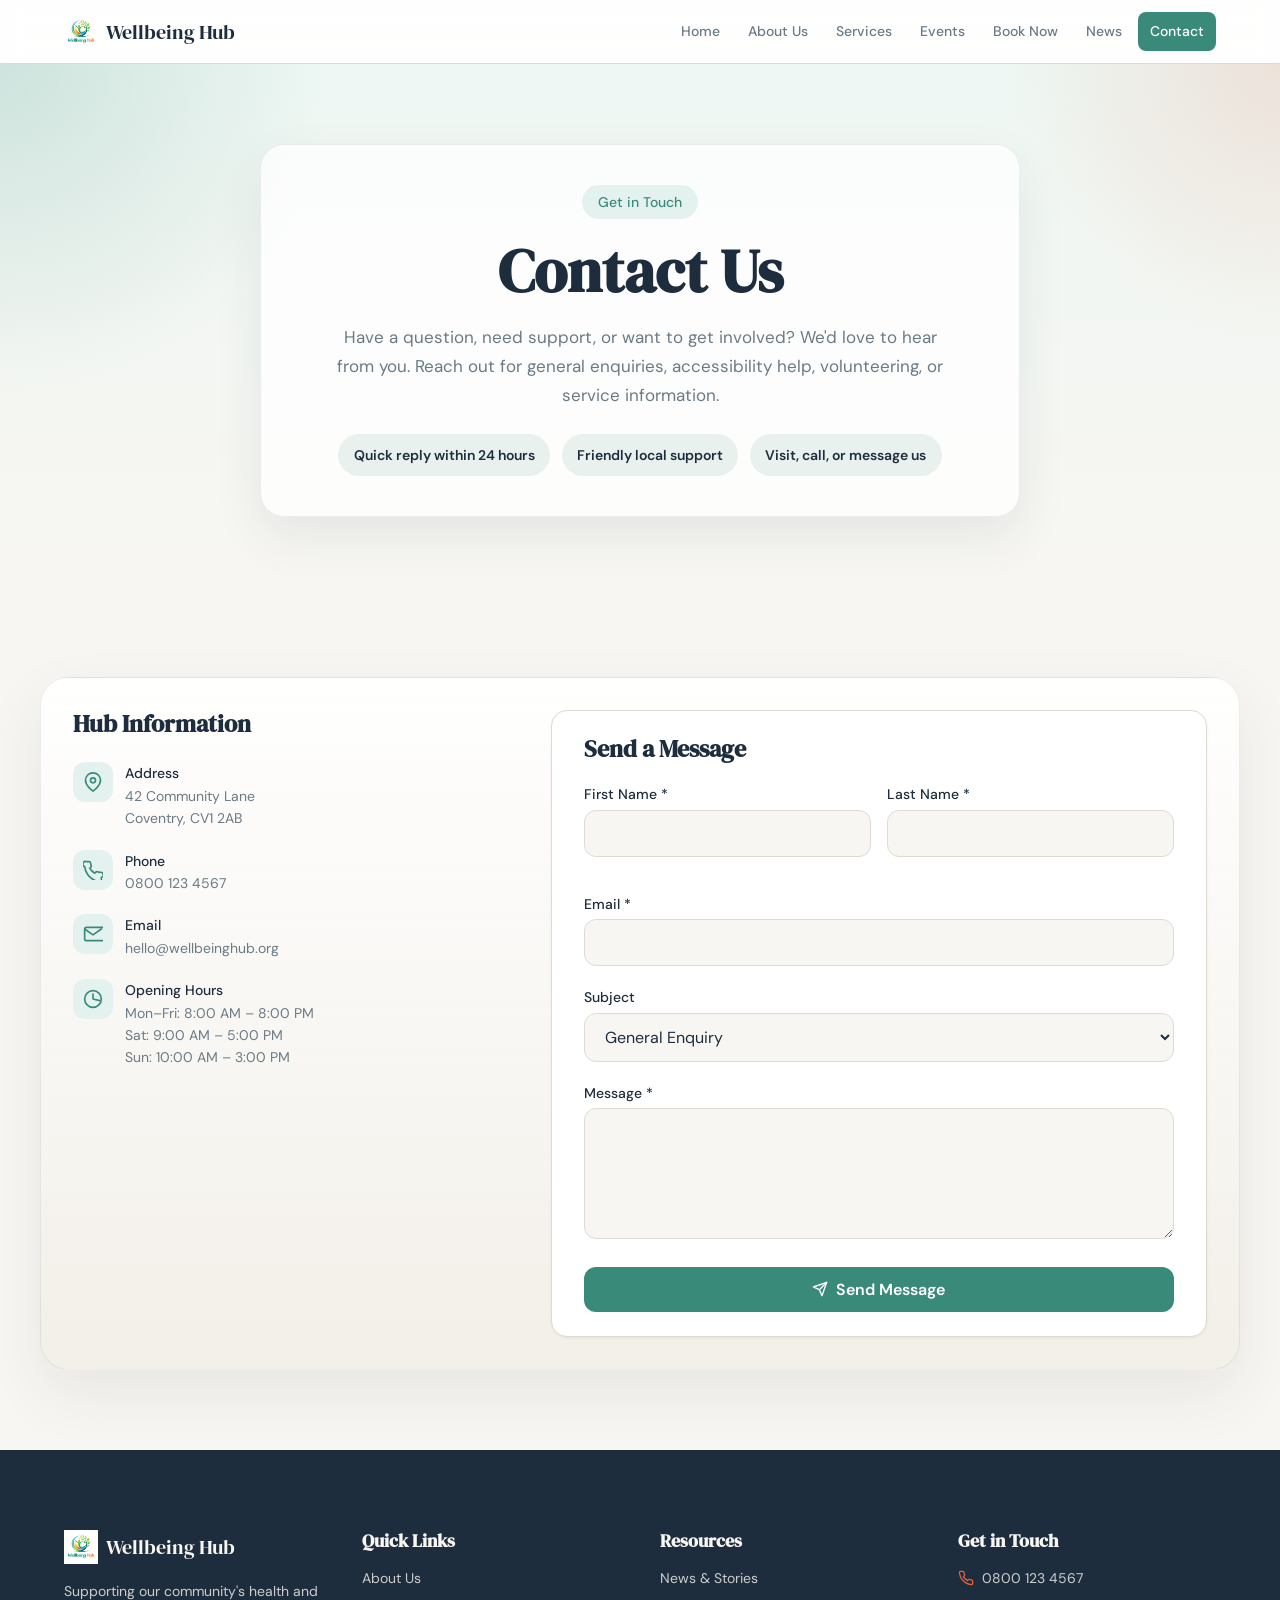
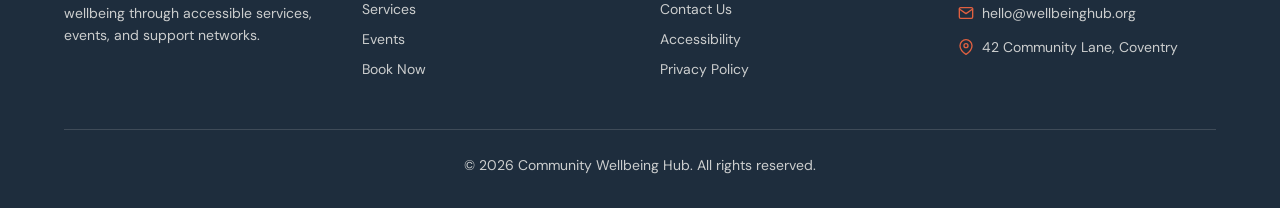
<file: contact.html>
<!DOCTYPE html>
<html lang="en">
<head>
  <meta charset="UTF-8">
  <meta name="viewport" content="width=device-width, initial-scale=1.0">
  <meta name="description" content="Community Wellbeing Hub">
  <title>Contact - Community Wellbeing Hub</title>
  <link rel="stylesheet" href="styles.css">
</head>
<body>
  <nav class="navbar">
    <div class="container">
      <a href="index.html" class="navbar-brand"><img src="logo.png" alt="Wellbeing Hub logo" class="site-logo"> <span>Wellbeing Hub</span></a>
      <div class="nav-links"><a href="index.html">Home</a>
<a href="about.html">About Us</a>
<a href="services.html">Services</a>
<a href="events.html">Events</a>
<a href="book.html">Book Now</a>
<a href="news.html">News</a>
<a href="contact.html" class="active">Contact</a>
</div>
      <button class="hamburger" id="hamburger" aria-label="Toggle menu"><svg xmlns="http://www.w3.org/2000/svg" width="24" height="24" viewBox="0 0 24 24" fill="none" stroke="currentColor" stroke-width="2" stroke-linecap="round" stroke-linejoin="round"><line x1="4" y1="12" x2="20" y2="12"></line><line x1="4" y1="6" x2="20" y2="6"></line><line x1="4" y1="18" x2="20" y2="18"></line></svg></button>
    </div>
    <div class="mobile-menu" id="mobile-menu"><a href="index.html">Home</a>
<a href="about.html">About Us</a>
<a href="services.html">Services</a>
<a href="events.html">Events</a>
<a href="book.html">Book Now</a>
<a href="news.html">News</a>
<a href="contact.html" class="active">Contact</a>
</div>
  </nav>
  <main style="padding-top:64px">
    
    <section class="section contact-hero-simple">
      <div class="container contact-hero-shell reveal-up">
        <span class="badge" style="margin-bottom:1rem">Get in Touch</span>
        <h1 class="heading-hero" style="margin-bottom:1rem">Contact Us</h1>
        <p class="text-body contact-hero-text">Have a question, need support, or want to get involved? We'd love to hear from you. Reach out for general enquiries, accessibility help, volunteering, or service information.</p>
        <div class="contact-hero-pills">
          <span>Quick reply within 24 hours</span>
          <span>Friendly local support</span>
          <span>Visit, call, or message us</span>
        </div>
      </div>
    </section>
    <section class="section" style="background:var(--bg)">
      <div class="container contact-section-shell contact-grid">
        <div>
          <h2 style="font-size:1.5rem;margin-bottom:1.5rem">Hub Information</h2>
          <div class="contact-info-item">
            <div class="contact-icon"><svg xmlns="http://www.w3.org/2000/svg" width="20" height="20" viewBox="0 0 24 24" fill="none" stroke="currentColor" stroke-width="2" stroke-linecap="round" stroke-linejoin="round"><path d="M21 10c0 7-9 13-9 13s-9-6-9-13a9 9 0 0 1 18 0z"/><circle cx="12" cy="10" r="3"/></svg></div>
            <div><p style="font-size:0.875rem;font-weight:500;color:var(--fg)">Address</p><p style="font-size:0.875rem;color:var(--muted-fg)">42 Community Lane<br>Coventry, CV1 2AB</p></div>
          </div>
          <div class="contact-info-item">
            <div class="contact-icon"><svg xmlns="http://www.w3.org/2000/svg" width="20" height="20" viewBox="0 0 24 24" fill="none" stroke="currentColor" stroke-width="2" stroke-linecap="round" stroke-linejoin="round"><path d="M22 20.92v3a2 2 0 0 1-2.18 2 19.79 19.79 0 0 1-8.63-3.07 19.5 19.5 0 0 1-6-6 19.79 19.79 0 0 1-3.07-8.67A2 2 0 0 1 4.11 2h3a2 2 0 0 1 2 1.72c.127.96.361 1.903.7 2.81a2 2 0 0 1-.45 2.11L8.09 9.91a20 20 0 0 0 6 6l1.27-1.27a2 2 0 0 1 2.11-.45c.907.339 1.85.573 2.81.7A2 2 0 0 1 22 20.92z"/></svg></div>
            <div><p style="font-size:0.875rem;font-weight:500;color:var(--fg)">Phone</p><p style="font-size:0.875rem;color:var(--muted-fg)">0800 123 4567</p></div>
          </div>
          <div class="contact-info-item">
            <div class="contact-icon"><svg xmlns="http://www.w3.org/2000/svg" width="20" height="20" viewBox="0 0 24 24" fill="none" stroke="currentColor" stroke-width="2" stroke-linecap="round" stroke-linejoin="round"><path d="M4 4h20c1.1 0 2 .9 2 2v12c0 1.1-.9 2-2 2H4c-1.1 0-2-.9-2-2V6c0-1.1.9-2 2-2z"/><polyline points="22,6 12,13 2,6"/></svg></div>
            <div><p style="font-size:0.875rem;font-weight:500;color:var(--fg)">Email</p><p style="font-size:0.875rem;color:var(--muted-fg)">hello@wellbeinghub.org</p></div>
          </div>
          <div class="contact-info-item">
            <div class="contact-icon"><svg xmlns="http://www.w3.org/2000/svg" width="20" height="20" viewBox="0 0 24 24" fill="none" stroke="currentColor" stroke-width="2" stroke-linecap="round" stroke-linejoin="round"><circle cx="12" cy="12" r="10"/><polyline points="12 6 12 12 20 14"/></svg></div>
            <div><p style="font-size:0.875rem;font-weight:500;color:var(--fg)">Opening Hours</p><p style="font-size:0.875rem;color:var(--muted-fg)">Mon–Fri: 8:00 AM – 8:00 PM<br>Sat: 9:00 AM – 5:00 PM<br>Sun: 10:00 AM – 3:00 PM</p></div>
          </div>
        </div>
        <div>
          <form class="card" id="contact-form">
            <h2 style="font-size:1.5rem;margin-bottom:1.25rem">Send a Message</h2>
            <div class="form-row" style="margin-bottom:1rem">
              <div class="form-group"><label>First Name *</label><input type="text" class="form-input" required></div>
              <div class="form-group"><label>Last Name *</label><input type="text" class="form-input" required></div>
            </div>
            <div class="form-group"><label>Email *</label><input type="email" class="form-input" required></div>
            <div class="form-group">
              <label>Subject</label>
              <select class="form-input"><option>General Enquiry</option><option>Service Information</option><option>Volunteering</option><option>Feedback</option><option>Accessibility</option></select>
            </div>
            <div class="form-group"><label>Message *</label><textarea class="form-input" rows="5" required></textarea></div>
            <button type="submit" class="btn btn-primary w-full"><svg xmlns="http://www.w3.org/2000/svg" width="16" height="16" viewBox="0 0 24 24" fill="none" stroke="currentColor" stroke-width="2" stroke-linecap="round" stroke-linejoin="round"><line x1="22" y1="2" x2="11" y2="13"/><polygon points="22 2 15 22 11 13 2 9 22 2"/></svg> Send Message</button>
          </form>
          <div id="contact-success" class="card text-center" style="display:none;padding:4rem 2rem">
            <svg xmlns="http://www.w3.org/2000/svg" width="64" height="64" viewBox="0 0 24 24" fill="none" stroke="currentColor" stroke-width="2" stroke-linecap="round" stroke-linejoin="round"><path d="M22 11.08V12a10 10 0 1 1-5.93-9.14"/><polyline points="22 4 12 14.01 9 11.01"/></svg>
            <h2 style="font-size:1.5rem;margin:1rem 0 0.5rem">Message Sent!</h2>
            <p class="text-body">We'll get back to you within 24 hours.</p>
            <button class="btn btn-primary" style="margin-top:1.5rem" onclick="resetContact()">Send Another Message</button>
          </div>
        </div>
      </div>
    </section>

  </main>
  <footer class="footer">
    <div class="container">
      <div class="footer-grid">
        <div>
          <div class="footer-brand"><img src="logo.png" alt="Wellbeing Hub logo" class="footer-logo"><span style="font-family:var(--font-display);font-size:1.25rem;color:var(--warm)">Wellbeing Hub</span></div>
          <p style="font-size:0.875rem;line-height:1.6">Supporting our community's health and wellbeing through accessible services, events, and support networks.</p>
        </div>
        <div>
          <h4>Quick Links</h4>
          <div class="footer-links">
            <a href="about.html">About Us</a><a href="services.html">Services</a><a href="events.html">Events</a><a href="book.html">Book Now</a>
          </div>
        </div>
        <div>
          <h4>Resources</h4>
          <div class="footer-links">
            <a href="news.html">News & Stories</a><a href="contact.html">Contact Us</a><a href="#">Accessibility</a><a href="#">Privacy Policy</a>
          </div>
        </div>
        <div>
          <h4>Get in Touch</h4>
          <div class="footer-contact-item"><svg xmlns="http://www.w3.org/2000/svg" width="16" height="16" viewBox="0 0 24 24" fill="none" stroke="currentColor" stroke-width="2" stroke-linecap="round" stroke-linejoin="round"><path d="M22 16.92v3a2 2 0 0 1-2.18 2 19.79 19.79 0 0 1-8.63-3.07 19.5 19.5 0 0 1-6-6 19.79 19.79 0 0 1-3.07-8.67A2 2 0 0 1 4.11 2h3a2 2 0 0 1 2 1.72c.127.96.361 1.903.7 2.81a2 2 0 0 1-.45 2.11L8.09 9.91a16 16 0 0 0 6 6l1.27-1.27a2 2 0 0 1 2.11-.45c.907.339 1.85.573 2.81.7A2 2 0 0 1 22 16.92z"/></svg> 0800 123 4567</div>
          <div class="footer-contact-item"><svg xmlns="http://www.w3.org/2000/svg" width="16" height="16" viewBox="0 0 24 24" fill="none" stroke="currentColor" stroke-width="2" stroke-linecap="round" stroke-linejoin="round"><path d="M4 4h16c1.1 0 2 .9 2 2v12c0 1.1-.9 2-2 2H4c-1.1 0-2-.9-2-2V6c0-1.1.9-2 2-2z"/><polyline points="22,6 12,13 2,6"/></svg> hello@wellbeinghub.org</div>
          <div class="footer-contact-item"><svg xmlns="http://www.w3.org/2000/svg" width="16" height="16" viewBox="0 0 24 24" fill="none" stroke="currentColor" stroke-width="2" stroke-linecap="round" stroke-linejoin="round"><path d="M21 10c0 7-9 13-9 13s-9-6-9-13a9 9 0 0 1 18 0z"/><circle cx="12" cy="10" r="3"/></svg> 42 Community Lane, Coventry</div>
        </div>
      </div>
      <div class="footer-bottom">© 2026 Community Wellbeing Hub. All rights reserved.</div>
    </div>
  </footer>
  <script src="main.js"></script>
</body>
</html>
</file>
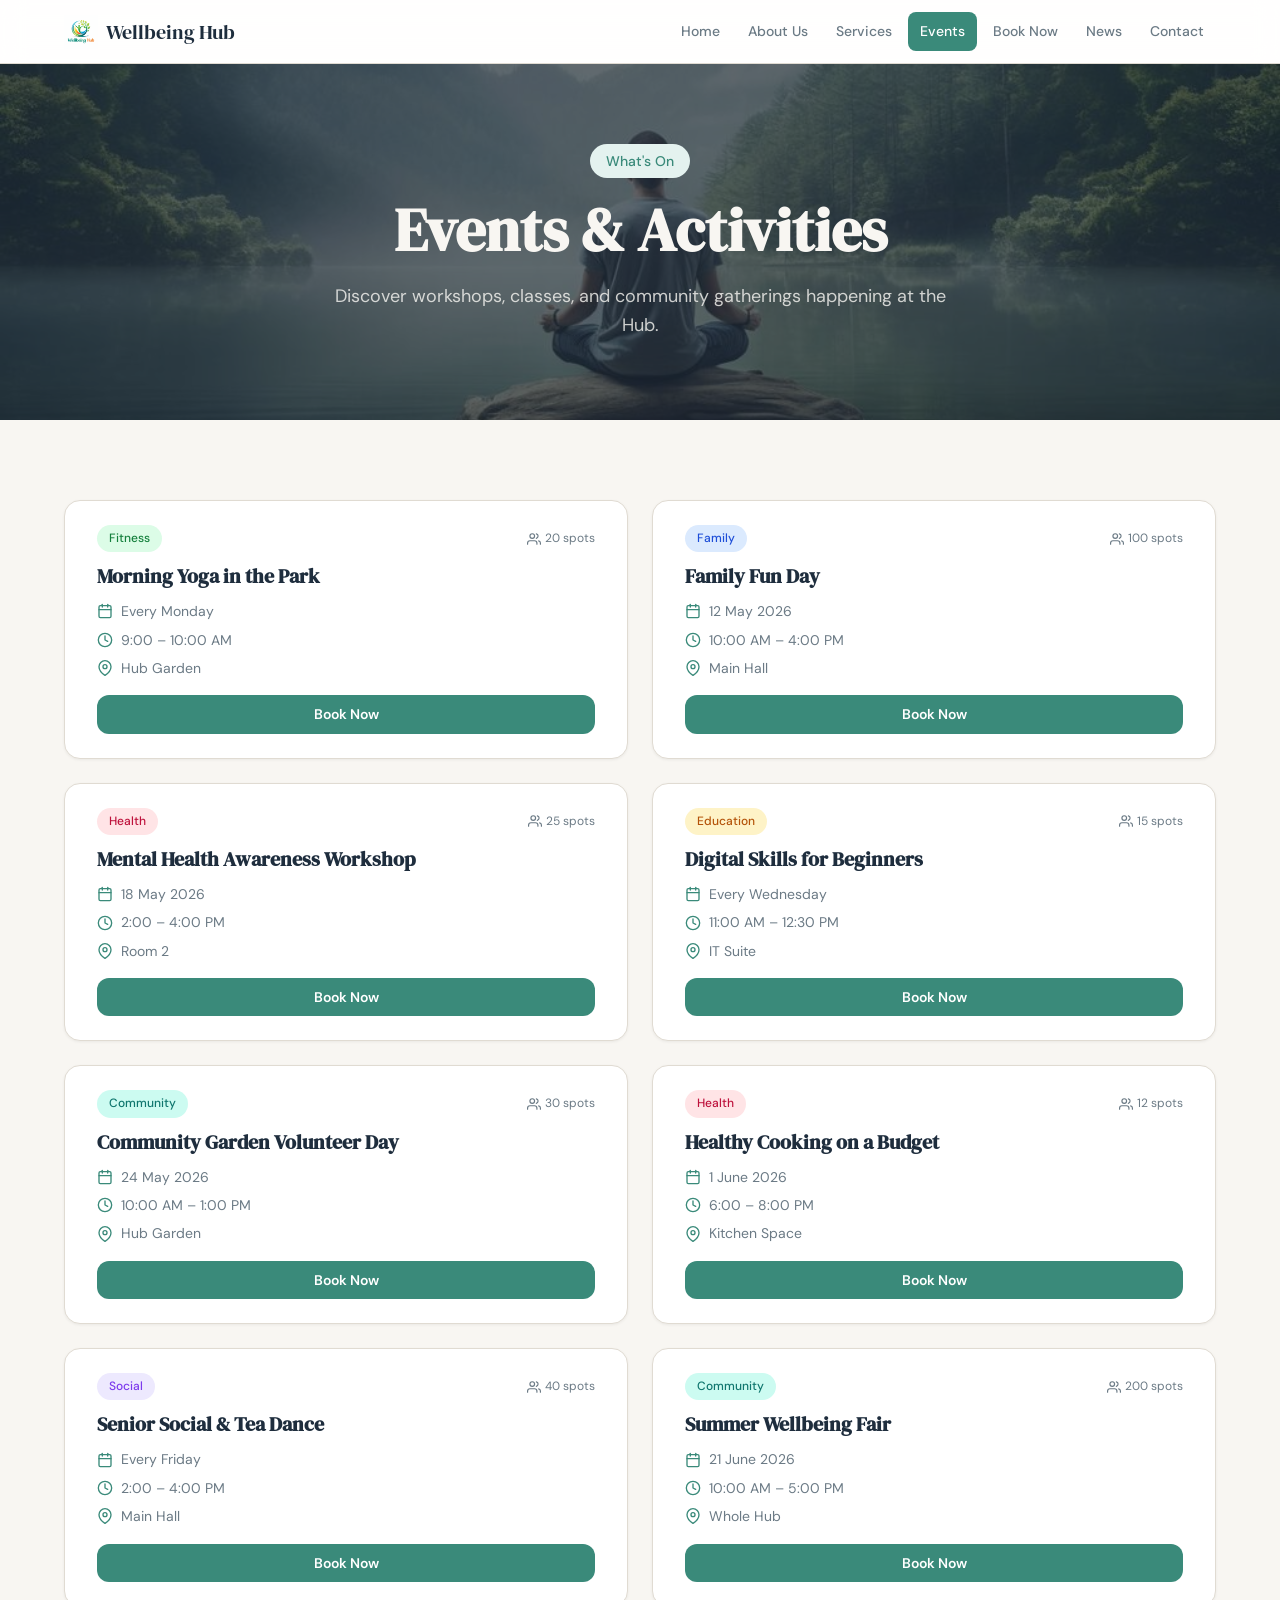
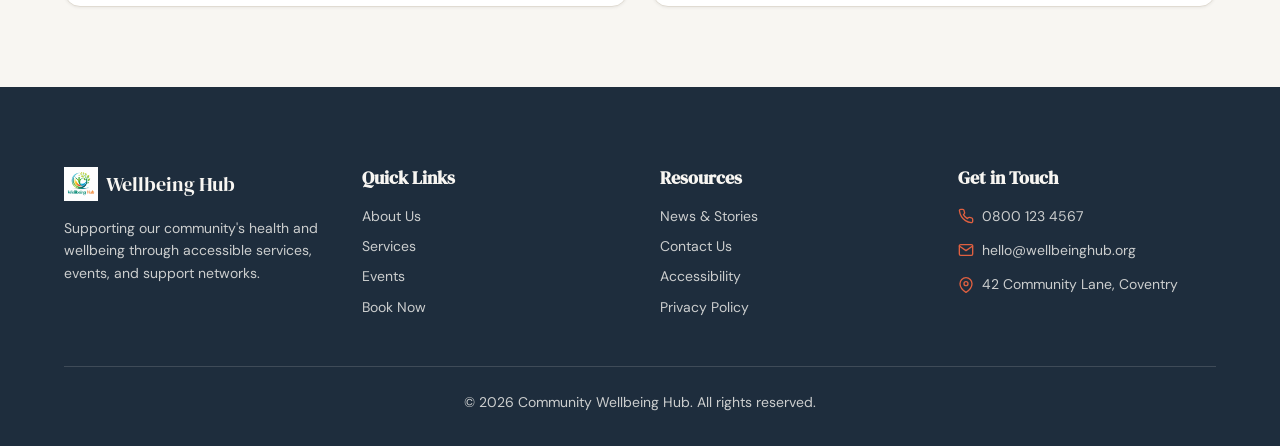
<file: events.html>
<!DOCTYPE html>
<html lang="en">
<head>
  <meta charset="UTF-8">
  <meta name="viewport" content="width=device-width, initial-scale=1.0">
  <meta name="description" content="Community Wellbeing Hub">
  <title>Events - Community Wellbeing Hub</title>
  <link rel="stylesheet" href="styles.css">
</head>
<body>
  <nav class="navbar">
    <div class="container">
      <a href="index.html" class="navbar-brand"><img src="logo.png" alt="Wellbeing Hub logo" class="site-logo"> <span>Wellbeing Hub</span></a>
      <div class="nav-links"><a href="index.html">Home</a>
<a href="about.html">About Us</a>
<a href="services.html">Services</a>
<a href="events.html" class="active">Events</a>
<a href="book.html">Book Now</a>
<a href="news.html">News</a>
<a href="contact.html">Contact</a>
</div>
      <button class="hamburger" id="hamburger" aria-label="Toggle menu"><svg xmlns="http://www.w3.org/2000/svg" width="24" height="24" viewBox="0 0 24 24" fill="none" stroke="currentColor" stroke-width="2" stroke-linecap="round" stroke-linejoin="round"><line x1="4" y1="12" x2="20" y2="12"></line><line x1="4" y1="6" x2="20" y2="6"></line><line x1="4" y1="18" x2="20" y2="18"></line></svg></button>
    </div>
    <div class="mobile-menu" id="mobile-menu"><a href="index.html">Home</a>
<a href="about.html">About Us</a>
<a href="services.html">Services</a>
<a href="events.html" class="active">Events</a>
<a href="book.html">Book Now</a>
<a href="news.html">News</a>
<a href="contact.html">Contact</a>
</div>
  </nav>
  <main style="padding-top:64px">
    
    <section class="event-hero" style="background-image: url('background.jpg');">
      <div class="hero-overlay"></div>
      <div class="container text-center" style="position:relative">
        <span class="badge" style="margin-bottom:1rem">What's On</span>
        <h1 class="heading-hero" style="color:var(--warm);margin-bottom:1rem">Events &amp; Activities</h1>
        <p style="font-size:1.125rem;color:rgba(248,246,242,0.8);max-width:640px;margin:0 auto">Discover workshops, classes, and community gatherings happening at the Hub.</p>
      </div>
    </section>
    <section class="section" style="background:var(--bg)">
      <div class="container grid grid-2" style="gap:1.5rem">
      <div class="card event-card">
        <div style="display:flex;align-items:center;justify-content:space-between;margin-bottom:0.75rem">
          <span class="event-cat cat-fitness">Fitness</span>
          <span style="display:flex;align-items:center;gap:0.25rem;font-size:0.75rem;color:var(--muted-fg)"><svg xmlns="http://www.w3.org/2000/svg" width="14" height="14" viewBox="0 0 24 24" fill="none" stroke="currentColor" stroke-width="2" stroke-linecap="round" stroke-linejoin="round"><path d="M17 21v-2a4 4 0 0 0-4-4H5a4 4 0 0 0-4 4v2"/><circle cx="9" cy="7" r="4"/><path d="M23 21v-2a4 4 0 0 0-3-3.87"/><path d="M16 3.13a4 4 0 0 1 0 7.75"/></svg> 20 spots</span>
        </div>
        <h3 style="font-size:1.25rem;margin-bottom:0.75rem">Morning Yoga in the Park</h3>
        <div class="event-meta">
          <span><svg xmlns="http://www.w3.org/2000/svg" width="16" height="16" viewBox="0 0 24 24" fill="none" stroke="currentColor" stroke-width="2" stroke-linecap="round" stroke-linejoin="round"><rect x="3" y="4" width="18" height="18" rx="2" ry="2"/><line x1="16" y1="2" x2="16" y2="6"/><line x1="8" y1="2" x2="8" y2="6"/><line x1="3" y1="10" x2="21" y2="10"/></svg> Every Monday</span>
          <span><svg xmlns="http://www.w3.org/2000/svg" width="16" height="16" viewBox="0 0 24 24" fill="none" stroke="currentColor" stroke-width="2" stroke-linecap="round" stroke-linejoin="round"><circle cx="12" cy="12" r="10"/><polyline points="12 6 12 12 16 14"/></svg> 9:00 – 10:00 AM</span>
          <span><svg xmlns="http://www.w3.org/2000/svg" width="16" height="16" viewBox="0 0 24 24" fill="none" stroke="currentColor" stroke-width="2" stroke-linecap="round" stroke-linejoin="round"><path d="M21 10c0 7-9 13-9 13s-9-6-9-13a9 9 0 0 1 18 0z"/><circle cx="12" cy="10" r="3"/></svg> Hub Garden</span>
        </div>
        <a href="book.html" class="btn btn-primary" style="font-size:0.875rem;padding:0.5rem 1rem;margin-top:auto">Book Now</a>
      </div>
      <div class="card event-card">
        <div style="display:flex;align-items:center;justify-content:space-between;margin-bottom:0.75rem">
          <span class="event-cat cat-family">Family</span>
          <span style="display:flex;align-items:center;gap:0.25rem;font-size:0.75rem;color:var(--muted-fg)"><svg xmlns="http://www.w3.org/2000/svg" width="14" height="14" viewBox="0 0 24 24" fill="none" stroke="currentColor" stroke-width="2" stroke-linecap="round" stroke-linejoin="round"><path d="M17 21v-2a4 4 0 0 0-4-4H5a4 4 0 0 0-4 4v2"/><circle cx="9" cy="7" r="4"/><path d="M23 21v-2a4 4 0 0 0-3-3.87"/><path d="M16 3.13a4 4 0 0 1 0 7.75"/></svg> 100 spots</span>
        </div>
        <h3 style="font-size:1.25rem;margin-bottom:0.75rem">Family Fun Day</h3>
        <div class="event-meta">
          <span><svg xmlns="http://www.w3.org/2000/svg" width="16" height="16" viewBox="0 0 24 24" fill="none" stroke="currentColor" stroke-width="2" stroke-linecap="round" stroke-linejoin="round"><rect x="3" y="4" width="18" height="18" rx="2" ry="2"/><line x1="16" y1="2" x2="16" y2="6"/><line x1="8" y1="2" x2="8" y2="6"/><line x1="3" y1="10" x2="21" y2="10"/></svg> 12 May 2026</span>
          <span><svg xmlns="http://www.w3.org/2000/svg" width="16" height="16" viewBox="0 0 24 24" fill="none" stroke="currentColor" stroke-width="2" stroke-linecap="round" stroke-linejoin="round"><circle cx="12" cy="12" r="10"/><polyline points="12 6 12 12 16 14"/></svg> 10:00 AM – 4:00 PM</span>
          <span><svg xmlns="http://www.w3.org/2000/svg" width="16" height="16" viewBox="0 0 24 24" fill="none" stroke="currentColor" stroke-width="2" stroke-linecap="round" stroke-linejoin="round"><path d="M21 10c0 7-9 13-9 13s-9-6-9-13a9 9 0 0 1 18 0z"/><circle cx="12" cy="10" r="3"/></svg> Main Hall</span>
        </div>
        <a href="book.html" class="btn btn-primary" style="font-size:0.875rem;padding:0.5rem 1rem;margin-top:auto">Book Now</a>
      </div>
      <div class="card event-card">
        <div style="display:flex;align-items:center;justify-content:space-between;margin-bottom:0.75rem">
          <span class="event-cat cat-health">Health</span>
          <span style="display:flex;align-items:center;gap:0.25rem;font-size:0.75rem;color:var(--muted-fg)"><svg xmlns="http://www.w3.org/2000/svg" width="14" height="14" viewBox="0 0 24 24" fill="none" stroke="currentColor" stroke-width="2" stroke-linecap="round" stroke-linejoin="round"><path d="M17 21v-2a4 4 0 0 0-4-4H5a4 4 0 0 0-4 4v2"/><circle cx="9" cy="7" r="4"/><path d="M23 21v-2a4 4 0 0 0-3-3.87"/><path d="M16 3.13a4 4 0 0 1 0 7.75"/></svg> 25 spots</span>
        </div>
        <h3 style="font-size:1.25rem;margin-bottom:0.75rem">Mental Health Awareness Workshop</h3>
        <div class="event-meta">
          <span><svg xmlns="http://www.w3.org/2000/svg" width="16" height="16" viewBox="0 0 24 24" fill="none" stroke="currentColor" stroke-width="2" stroke-linecap="round" stroke-linejoin="round"><rect x="3" y="4" width="18" height="18" rx="2" ry="2"/><line x1="16" y1="2" x2="16" y2="6"/><line x1="8" y1="2" x2="8" y2="6"/><line x1="3" y1="10" x2="21" y2="10"/></svg> 18 May 2026</span>
          <span><svg xmlns="http://www.w3.org/2000/svg" width="16" height="16" viewBox="0 0 24 24" fill="none" stroke="currentColor" stroke-width="2" stroke-linecap="round" stroke-linejoin="round"><circle cx="12" cy="12" r="10"/><polyline points="12 6 12 12 16 14"/></svg> 2:00 – 4:00 PM</span>
          <span><svg xmlns="http://www.w3.org/2000/svg" width="16" height="16" viewBox="0 0 24 24" fill="none" stroke="currentColor" stroke-width="2" stroke-linecap="round" stroke-linejoin="round"><path d="M21 10c0 7-9 13-9 13s-9-6-9-13a9 9 0 0 1 18 0z"/><circle cx="12" cy="10" r="3"/></svg> Room 2</span>
        </div>
        <a href="book.html" class="btn btn-primary" style="font-size:0.875rem;padding:0.5rem 1rem;margin-top:auto">Book Now</a>
      </div>
      <div class="card event-card">
        <div style="display:flex;align-items:center;justify-content:space-between;margin-bottom:0.75rem">
          <span class="event-cat cat-education">Education</span>
          <span style="display:flex;align-items:center;gap:0.25rem;font-size:0.75rem;color:var(--muted-fg)"><svg xmlns="http://www.w3.org/2000/svg" width="14" height="14" viewBox="0 0 24 24" fill="none" stroke="currentColor" stroke-width="2" stroke-linecap="round" stroke-linejoin="round"><path d="M17 21v-2a4 4 0 0 0-4-4H5a4 4 0 0 0-4 4v2"/><circle cx="9" cy="7" r="4"/><path d="M23 21v-2a4 4 0 0 0-3-3.87"/><path d="M16 3.13a4 4 0 0 1 0 7.75"/></svg> 15 spots</span>
        </div>
        <h3 style="font-size:1.25rem;margin-bottom:0.75rem">Digital Skills for Beginners</h3>
        <div class="event-meta">
          <span><svg xmlns="http://www.w3.org/2000/svg" width="16" height="16" viewBox="0 0 24 24" fill="none" stroke="currentColor" stroke-width="2" stroke-linecap="round" stroke-linejoin="round"><rect x="3" y="4" width="18" height="18" rx="2" ry="2"/><line x1="16" y1="2" x2="16" y2="6"/><line x1="8" y1="2" x2="8" y2="6"/><line x1="3" y1="10" x2="21" y2="10"/></svg> Every Wednesday</span>
          <span><svg xmlns="http://www.w3.org/2000/svg" width="16" height="16" viewBox="0 0 24 24" fill="none" stroke="currentColor" stroke-width="2" stroke-linecap="round" stroke-linejoin="round"><circle cx="12" cy="12" r="10"/><polyline points="12 6 12 12 16 14"/></svg> 11:00 AM – 12:30 PM</span>
          <span><svg xmlns="http://www.w3.org/2000/svg" width="16" height="16" viewBox="0 0 24 24" fill="none" stroke="currentColor" stroke-width="2" stroke-linecap="round" stroke-linejoin="round"><path d="M21 10c0 7-9 13-9 13s-9-6-9-13a9 9 0 0 1 18 0z"/><circle cx="12" cy="10" r="3"/></svg> IT Suite</span>
        </div>
        <a href="book.html" class="btn btn-primary" style="font-size:0.875rem;padding:0.5rem 1rem;margin-top:auto">Book Now</a>
      </div>
      <div class="card event-card">
        <div style="display:flex;align-items:center;justify-content:space-between;margin-bottom:0.75rem">
          <span class="event-cat cat-community">Community</span>
          <span style="display:flex;align-items:center;gap:0.25rem;font-size:0.75rem;color:var(--muted-fg)"><svg xmlns="http://www.w3.org/2000/svg" width="14" height="14" viewBox="0 0 24 24" fill="none" stroke="currentColor" stroke-width="2" stroke-linecap="round" stroke-linejoin="round"><path d="M17 21v-2a4 4 0 0 0-4-4H5a4 4 0 0 0-4 4v2"/><circle cx="9" cy="7" r="4"/><path d="M23 21v-2a4 4 0 0 0-3-3.87"/><path d="M16 3.13a4 4 0 0 1 0 7.75"/></svg> 30 spots</span>
        </div>
        <h3 style="font-size:1.25rem;margin-bottom:0.75rem">Community Garden Volunteer Day</h3>
        <div class="event-meta">
          <span><svg xmlns="http://www.w3.org/2000/svg" width="16" height="16" viewBox="0 0 24 24" fill="none" stroke="currentColor" stroke-width="2" stroke-linecap="round" stroke-linejoin="round"><rect x="3" y="4" width="18" height="18" rx="2" ry="2"/><line x1="16" y1="2" x2="16" y2="6"/><line x1="8" y1="2" x2="8" y2="6"/><line x1="3" y1="10" x2="21" y2="10"/></svg> 24 May 2026</span>
          <span><svg xmlns="http://www.w3.org/2000/svg" width="16" height="16" viewBox="0 0 24 24" fill="none" stroke="currentColor" stroke-width="2" stroke-linecap="round" stroke-linejoin="round"><circle cx="12" cy="12" r="10"/><polyline points="12 6 12 12 16 14"/></svg> 10:00 AM – 1:00 PM</span>
          <span><svg xmlns="http://www.w3.org/2000/svg" width="16" height="16" viewBox="0 0 24 24" fill="none" stroke="currentColor" stroke-width="2" stroke-linecap="round" stroke-linejoin="round"><path d="M21 10c0 7-9 13-9 13s-9-6-9-13a9 9 0 0 1 18 0z"/><circle cx="12" cy="10" r="3"/></svg> Hub Garden</span>
        </div>
        <a href="book.html" class="btn btn-primary" style="font-size:0.875rem;padding:0.5rem 1rem;margin-top:auto">Book Now</a>
      </div>
      <div class="card event-card">
        <div style="display:flex;align-items:center;justify-content:space-between;margin-bottom:0.75rem">
          <span class="event-cat cat-health">Health</span>
          <span style="display:flex;align-items:center;gap:0.25rem;font-size:0.75rem;color:var(--muted-fg)"><svg xmlns="http://www.w3.org/2000/svg" width="14" height="14" viewBox="0 0 24 24" fill="none" stroke="currentColor" stroke-width="2" stroke-linecap="round" stroke-linejoin="round"><path d="M17 21v-2a4 4 0 0 0-4-4H5a4 4 0 0 0-4 4v2"/><circle cx="9" cy="7" r="4"/><path d="M23 21v-2a4 4 0 0 0-3-3.87"/><path d="M16 3.13a4 4 0 0 1 0 7.75"/></svg> 12 spots</span>
        </div>
        <h3 style="font-size:1.25rem;margin-bottom:0.75rem">Healthy Cooking on a Budget</h3>
        <div class="event-meta">
          <span><svg xmlns="http://www.w3.org/2000/svg" width="16" height="16" viewBox="0 0 24 24" fill="none" stroke="currentColor" stroke-width="2" stroke-linecap="round" stroke-linejoin="round"><rect x="3" y="4" width="18" height="18" rx="2" ry="2"/><line x1="16" y1="2" x2="16" y2="6"/><line x1="8" y1="2" x2="8" y2="6"/><line x1="3" y1="10" x2="21" y2="10"/></svg> 1 June 2026</span>
          <span><svg xmlns="http://www.w3.org/2000/svg" width="16" height="16" viewBox="0 0 24 24" fill="none" stroke="currentColor" stroke-width="2" stroke-linecap="round" stroke-linejoin="round"><circle cx="12" cy="12" r="10"/><polyline points="12 6 12 12 16 14"/></svg> 6:00 – 8:00 PM</span>
          <span><svg xmlns="http://www.w3.org/2000/svg" width="16" height="16" viewBox="0 0 24 24" fill="none" stroke="currentColor" stroke-width="2" stroke-linecap="round" stroke-linejoin="round"><path d="M21 10c0 7-9 13-9 13s-9-6-9-13a9 9 0 0 1 18 0z"/><circle cx="12" cy="10" r="3"/></svg> Kitchen Space</span>
        </div>
        <a href="book.html" class="btn btn-primary" style="font-size:0.875rem;padding:0.5rem 1rem;margin-top:auto">Book Now</a>
      </div>
      <div class="card event-card">
        <div style="display:flex;align-items:center;justify-content:space-between;margin-bottom:0.75rem">
          <span class="event-cat cat-social">Social</span>
          <span style="display:flex;align-items:center;gap:0.25rem;font-size:0.75rem;color:var(--muted-fg)"><svg xmlns="http://www.w3.org/2000/svg" width="14" height="14" viewBox="0 0 24 24" fill="none" stroke="currentColor" stroke-width="2" stroke-linecap="round" stroke-linejoin="round"><path d="M17 21v-2a4 4 0 0 0-4-4H5a4 4 0 0 0-4 4v2"/><circle cx="9" cy="7" r="4"/><path d="M23 21v-2a4 4 0 0 0-3-3.87"/><path d="M16 3.13a4 4 0 0 1 0 7.75"/></svg> 40 spots</span>
        </div>
        <h3 style="font-size:1.25rem;margin-bottom:0.75rem">Senior Social & Tea Dance</h3>
        <div class="event-meta">
          <span><svg xmlns="http://www.w3.org/2000/svg" width="16" height="16" viewBox="0 0 24 24" fill="none" stroke="currentColor" stroke-width="2" stroke-linecap="round" stroke-linejoin="round"><rect x="3" y="4" width="18" height="18" rx="2" ry="2"/><line x1="16" y1="2" x2="16" y2="6"/><line x1="8" y1="2" x2="8" y2="6"/><line x1="3" y1="10" x2="21" y2="10"/></svg> Every Friday</span>
          <span><svg xmlns="http://www.w3.org/2000/svg" width="16" height="16" viewBox="0 0 24 24" fill="none" stroke="currentColor" stroke-width="2" stroke-linecap="round" stroke-linejoin="round"><circle cx="12" cy="12" r="10"/><polyline points="12 6 12 12 16 14"/></svg> 2:00 – 4:00 PM</span>
          <span><svg xmlns="http://www.w3.org/2000/svg" width="16" height="16" viewBox="0 0 24 24" fill="none" stroke="currentColor" stroke-width="2" stroke-linecap="round" stroke-linejoin="round"><path d="M21 10c0 7-9 13-9 13s-9-6-9-13a9 9 0 0 1 18 0z"/><circle cx="12" cy="10" r="3"/></svg> Main Hall</span>
        </div>
        <a href="book.html" class="btn btn-primary" style="font-size:0.875rem;padding:0.5rem 1rem;margin-top:auto">Book Now</a>
      </div>
      <div class="card event-card">
        <div style="display:flex;align-items:center;justify-content:space-between;margin-bottom:0.75rem">
          <span class="event-cat cat-community">Community</span>
          <span style="display:flex;align-items:center;gap:0.25rem;font-size:0.75rem;color:var(--muted-fg)"><svg xmlns="http://www.w3.org/2000/svg" width="14" height="14" viewBox="0 0 24 24" fill="none" stroke="currentColor" stroke-width="2" stroke-linecap="round" stroke-linejoin="round"><path d="M17 21v-2a4 4 0 0 0-4-4H5a4 4 0 0 0-4 4v2"/><circle cx="9" cy="7" r="4"/><path d="M23 21v-2a4 4 0 0 0-3-3.87"/><path d="M16 3.13a4 4 0 0 1 0 7.75"/></svg> 200 spots</span>
        </div>
        <h3 style="font-size:1.25rem;margin-bottom:0.75rem">Summer Wellbeing Fair</h3>
        <div class="event-meta">
          <span><svg xmlns="http://www.w3.org/2000/svg" width="16" height="16" viewBox="0 0 24 24" fill="none" stroke="currentColor" stroke-width="2" stroke-linecap="round" stroke-linejoin="round"><rect x="3" y="4" width="18" height="18" rx="2" ry="2"/><line x1="16" y1="2" x2="16" y2="6"/><line x1="8" y1="2" x2="8" y2="6"/><line x1="3" y1="10" x2="21" y2="10"/></svg> 21 June 2026</span>
          <span><svg xmlns="http://www.w3.org/2000/svg" width="16" height="16" viewBox="0 0 24 24" fill="none" stroke="currentColor" stroke-width="2" stroke-linecap="round" stroke-linejoin="round"><circle cx="12" cy="12" r="10"/><polyline points="12 6 12 12 16 14"/></svg> 10:00 AM – 5:00 PM</span>
          <span><svg xmlns="http://www.w3.org/2000/svg" width="16" height="16" viewBox="0 0 24 24" fill="none" stroke="currentColor" stroke-width="2" stroke-linecap="round" stroke-linejoin="round"><path d="M21 10c0 7-9 13-9 13s-9-6-9-13a9 9 0 0 1 18 0z"/><circle cx="12" cy="10" r="3"/></svg> Whole Hub</span>
        </div>
        <a href="book.html" class="btn btn-primary" style="font-size:0.875rem;padding:0.5rem 1rem;margin-top:auto">Book Now</a>
      </div></div>
    </section>

  </main>
  <footer class="footer">
    <div class="container">
      <div class="footer-grid">
        <div>
          <div class="footer-brand"><img src="logo.png" alt="Wellbeing Hub logo" class="footer-logo"><span style="font-family:var(--font-display);font-size:1.25rem;color:var(--warm)">Wellbeing Hub</span></div>
          <p style="font-size:0.875rem;line-height:1.6">Supporting our community's health and wellbeing through accessible services, events, and support networks.</p>
        </div>
        <div>
          <h4>Quick Links</h4>
          <div class="footer-links">
            <a href="about.html">About Us</a><a href="services.html">Services</a><a href="events.html">Events</a><a href="book.html">Book Now</a>
          </div>
        </div>
        <div>
          <h4>Resources</h4>
          <div class="footer-links">
            <a href="news.html">News & Stories</a><a href="contact.html">Contact Us</a><a href="#">Accessibility</a><a href="#">Privacy Policy</a>
          </div>
        </div>
        <div>
          <h4>Get in Touch</h4>
          <div class="footer-contact-item"><svg xmlns="http://www.w3.org/2000/svg" width="16" height="16" viewBox="0 0 24 24" fill="none" stroke="currentColor" stroke-width="2" stroke-linecap="round" stroke-linejoin="round"><path d="M22 16.92v3a2 2 0 0 1-2.18 2 19.79 19.79 0 0 1-8.63-3.07 19.5 19.5 0 0 1-6-6 19.79 19.79 0 0 1-3.07-8.67A2 2 0 0 1 4.11 2h3a2 2 0 0 1 2 1.72c.127.96.361 1.903.7 2.81a2 2 0 0 1-.45 2.11L8.09 9.91a16 16 0 0 0 6 6l1.27-1.27a2 2 0 0 1 2.11-.45c.907.339 1.85.573 2.81.7A2 2 0 0 1 22 16.92z"/></svg> 0800 123 4567</div>
          <div class="footer-contact-item"><svg xmlns="http://www.w3.org/2000/svg" width="16" height="16" viewBox="0 0 24 24" fill="none" stroke="currentColor" stroke-width="2" stroke-linecap="round" stroke-linejoin="round"><path d="M4 4h16c1.1 0 2 .9 2 2v12c0 1.1-.9 2-2 2H4c-1.1 0-2-.9-2-2V6c0-1.1.9-2 2-2z"/><polyline points="22,6 12,13 2,6"/></svg> hello@wellbeinghub.org</div>
          <div class="footer-contact-item"><svg xmlns="http://www.w3.org/2000/svg" width="16" height="16" viewBox="0 0 24 24" fill="none" stroke="currentColor" stroke-width="2" stroke-linecap="round" stroke-linejoin="round"><path d="M21 10c0 7-9 13-9 13s-9-6-9-13a9 9 0 0 1 18 0z"/><circle cx="12" cy="10" r="3"/></svg> 42 Community Lane, Coventry</div>
        </div>
      </div>
      <div class="footer-bottom">© 2026 Community Wellbeing Hub. All rights reserved.</div>
    </div>
  </footer>
  <script src="main.js"></script>
</body>
</html>
</file>
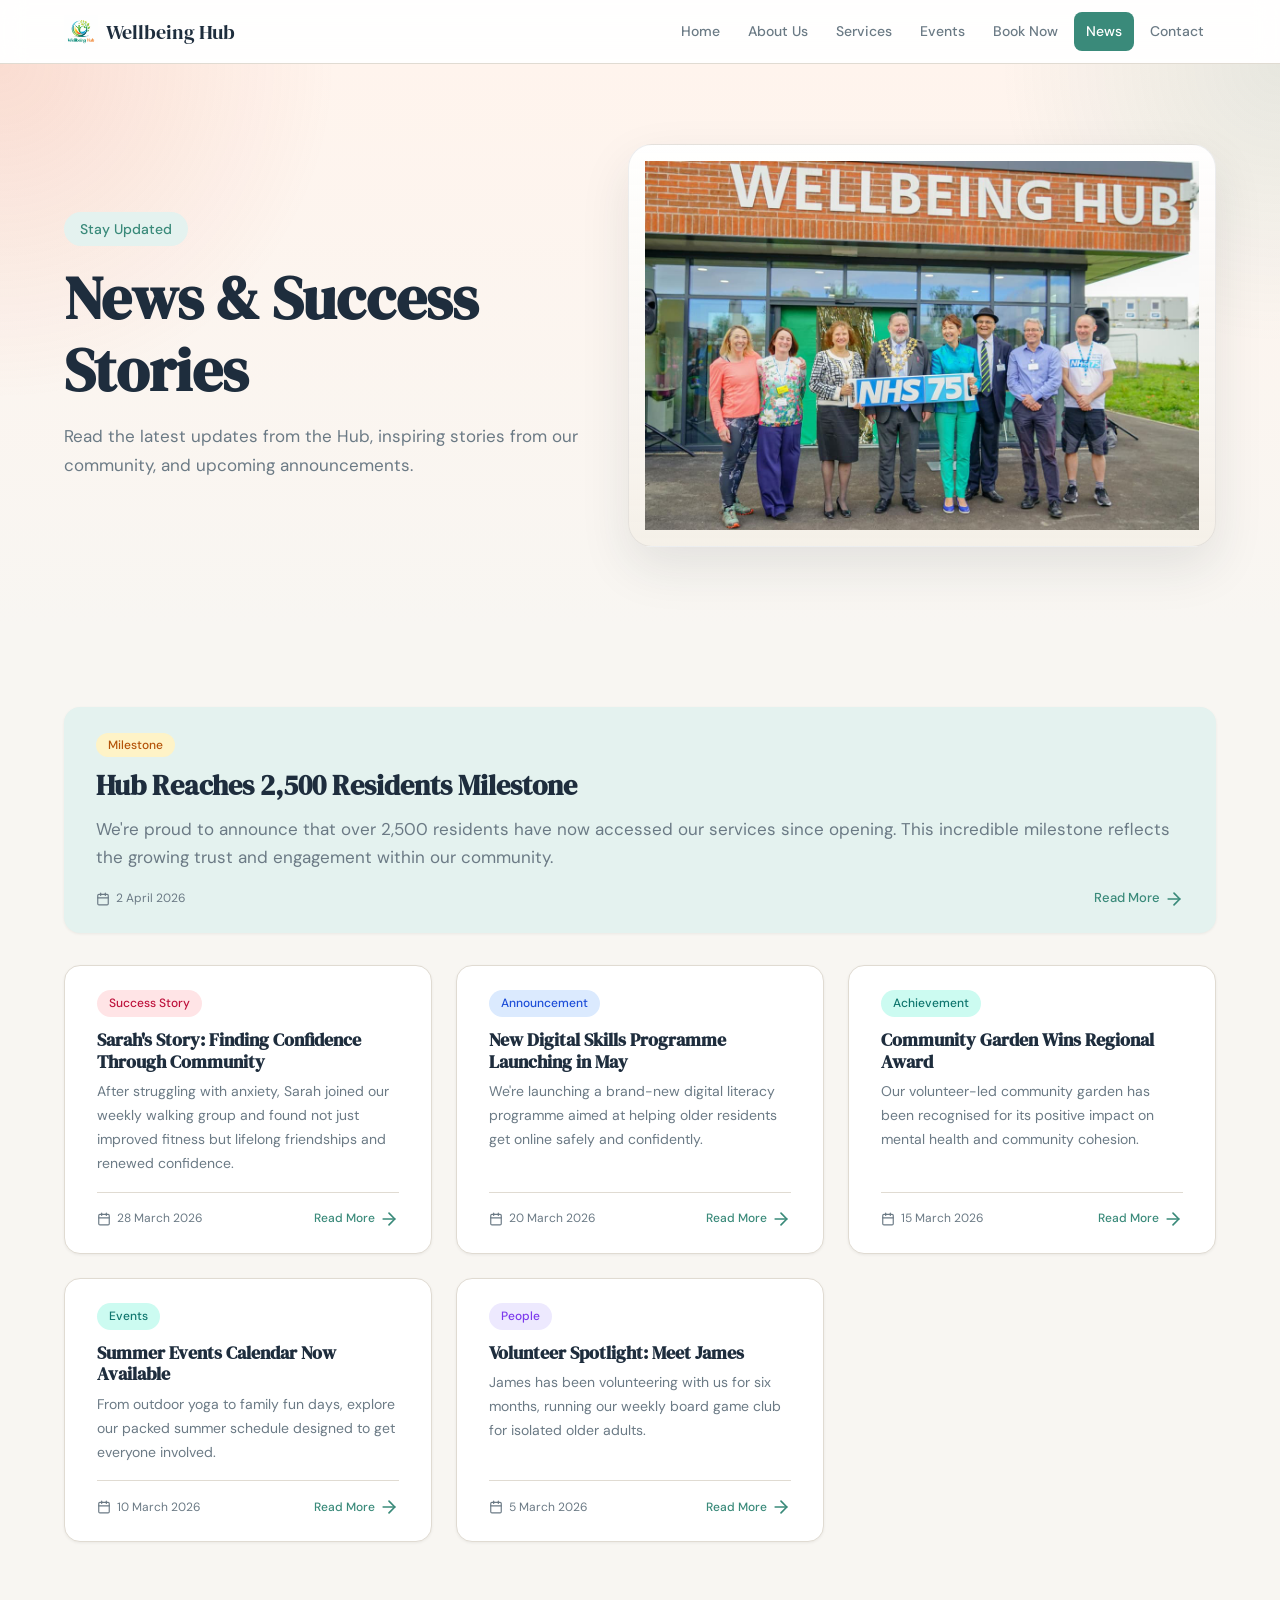
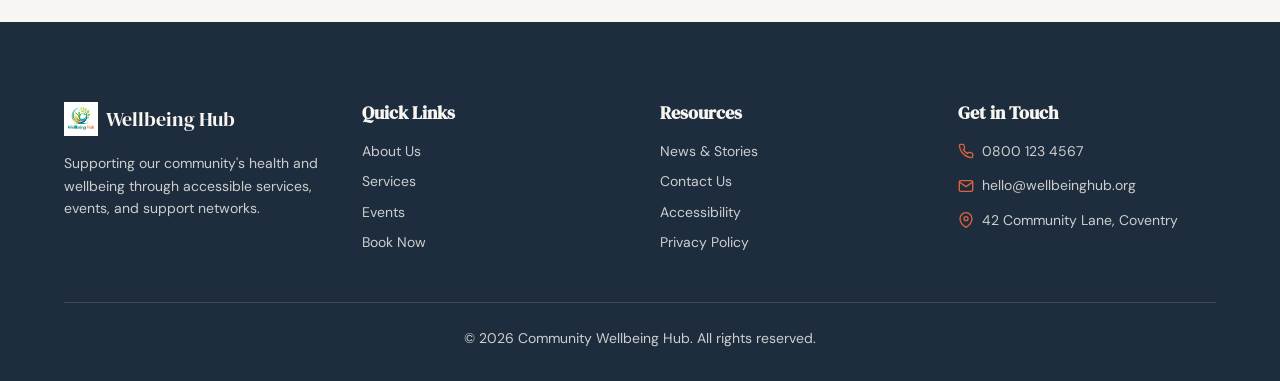
<file: news.html>
<!DOCTYPE html>
<html lang="en">
<head>
  <meta charset="UTF-8">
  <meta name="viewport" content="width=device-width, initial-scale=1.0">
  <meta name="description" content="Community Wellbeing Hub">
  <title>News - Community Wellbeing Hub</title>
  <link rel="stylesheet" href="styles.css">
</head>
<body>
  <nav class="navbar">
    <div class="container">
      <a href="index.html" class="navbar-brand"><img src="logo.png" alt="Wellbeing Hub logo" class="site-logo"> <span>Wellbeing Hub</span></a>
      <div class="nav-links"><a href="index.html">Home</a>
<a href="about.html">About Us</a>
<a href="services.html">Services</a>
<a href="events.html">Events</a>
<a href="book.html">Book Now</a>
<a href="news.html" class="active">News</a>
<a href="contact.html">Contact</a>
</div>
      <button class="hamburger" id="hamburger" aria-label="Toggle menu"><svg xmlns="http://www.w3.org/2000/svg" width="24" height="24" viewBox="0 0 24 24" fill="none" stroke="currentColor" stroke-width="2" stroke-linecap="round" stroke-linejoin="round"><line x1="4" y1="12" x2="20" y2="12"></line><line x1="4" y1="6" x2="20" y2="6"></line><line x1="4" y1="18" x2="20" y2="18"></line></svg></button>
    </div>
    <div class="mobile-menu" id="mobile-menu"><a href="index.html">Home</a>
<a href="about.html">About Us</a>
<a href="services.html">Services</a>
<a href="events.html">Events</a>
<a href="book.html">Book Now</a>
<a href="news.html" class="active">News</a>
<a href="contact.html">Contact</a>
</div>
  </nav>
  <main style="padding-top:64px">
    
    <section class="section news-hero-shell">
      <div class="container page-hero-split">
        <div class="page-hero-copy reveal-up">
          <span class="badge" style="margin-bottom:1rem">Stay Updated</span>
          <h1 class="heading-hero" style="margin-bottom:1rem">News &amp; Success Stories</h1>
          <p class="text-body" style="max-width:640px">Read the latest updates from the Hub, inspiring stories from our community, and upcoming announcements.</p>
        </div>
        <div class="page-hero-image reveal-up">
          <img src="news.jpg" alt="Community news and updates from the wellbeing hub" class="section-image">
        </div>
      </div>
    </section>
    <section class="section" style="background:var(--bg)">
      <div class="container">
        
        <div class="card news-featured">
          <span class="event-cat cat-education">Milestone</span>
          <h2 style="font-size:1.75rem;margin:0.75rem 0">Hub Reaches 2,500 Residents Milestone</h2>
          <p class="text-body" style="margin-bottom:1rem">We're proud to announce that over 2,500 residents have now accessed our services since opening. This incredible milestone reflects the growing trust and engagement within our community.</p>
          <div style="display:flex;align-items:center;justify-content:space-between">
            <span class="news-date"><svg xmlns="http://www.w3.org/2000/svg" width="16" height="16" viewBox="0 0 24 24" fill="none" stroke="currentColor" stroke-width="2" stroke-linecap="round" stroke-linejoin="round"><rect x="3" y="4" width="18" height="18" rx="2" ry="2"/><line x1="16" y1="2" x2="16" y2="6"/><line x1="8" y1="2" x2="8" y2="6"/><line x1="3" y1="10" x2="21" y2="10"/></svg> 2 April 2026</span>
            <a href="#" class="news-read-more">Read More <svg xmlns="http://www.w3.org/2000/svg" width="20" height="20" viewBox="0 0 24 24" fill="none" stroke="currentColor" stroke-width="2" stroke-linecap="round" stroke-linejoin="round"><line x1="5" y1="12" x2="19" y2="12"></line><polyline points="12 5 19 12 12 19"></polyline></svg></a>
          </div>
        </div>
        <div class="grid grid-3" style="gap:1.5rem">
        <div class="card" style="display:flex;flex-direction:column">
          <span class="event-cat cat-health" style="width:fit-content">Success Story</span>
          <h3 style="font-size:1.125rem;margin:0.75rem 0 0.5rem">Sarah's Story: Finding Confidence Through Community</h3>
          <p class="text-body" style="font-size:0.875rem;flex:1">After struggling with anxiety, Sarah joined our weekly walking group and found not just improved fitness but lifelong friendships and renewed confidence.</p>
          <div class="news-card-footer">
            <span class="news-date"><svg xmlns="http://www.w3.org/2000/svg" width="16" height="16" viewBox="0 0 24 24" fill="none" stroke="currentColor" stroke-width="2" stroke-linecap="round" stroke-linejoin="round"><rect x="3" y="4" width="18" height="18" rx="2" ry="2"/><line x1="16" y1="2" x2="16" y2="6"/><line x1="8" y1="2" x2="8" y2="6"/><line x1="3" y1="10" x2="21" y2="10"/></svg> 28 March 2026</span>
            <a href="#" class="news-read-more" style="font-size:0.75rem">Read More <svg xmlns="http://www.w3.org/2000/svg" width="20" height="20" viewBox="0 0 24 24" fill="none" stroke="currentColor" stroke-width="2" stroke-linecap="round" stroke-linejoin="round"><line x1="5" y1="12" x2="19" y2="12"></line><polyline points="12 5 19 12 12 19"></polyline></svg></a>
          </div>
        </div>
        <div class="card" style="display:flex;flex-direction:column">
          <span class="event-cat cat-family" style="width:fit-content">Announcement</span>
          <h3 style="font-size:1.125rem;margin:0.75rem 0 0.5rem">New Digital Skills Programme Launching in May</h3>
          <p class="text-body" style="font-size:0.875rem;flex:1">We're launching a brand-new digital literacy programme aimed at helping older residents get online safely and confidently.</p>
          <div class="news-card-footer">
            <span class="news-date"><svg xmlns="http://www.w3.org/2000/svg" width="16" height="16" viewBox="0 0 24 24" fill="none" stroke="currentColor" stroke-width="2" stroke-linecap="round" stroke-linejoin="round"><rect x="3" y="4" width="18" height="18" rx="2" ry="2"/><line x1="16" y1="2" x2="16" y2="6"/><line x1="8" y1="2" x2="8" y2="6"/><line x1="3" y1="10" x2="21" y2="10"/></svg> 20 March 2026</span>
            <a href="#" class="news-read-more" style="font-size:0.75rem">Read More <svg xmlns="http://www.w3.org/2000/svg" width="20" height="20" viewBox="0 0 24 24" fill="none" stroke="currentColor" stroke-width="2" stroke-linecap="round" stroke-linejoin="round"><line x1="5" y1="12" x2="19" y2="12"></line><polyline points="12 5 19 12 12 19"></polyline></svg></a>
          </div>
        </div>
        <div class="card" style="display:flex;flex-direction:column">
          <span class="event-cat cat-community" style="width:fit-content">Achievement</span>
          <h3 style="font-size:1.125rem;margin:0.75rem 0 0.5rem">Community Garden Wins Regional Award</h3>
          <p class="text-body" style="font-size:0.875rem;flex:1">Our volunteer-led community garden has been recognised for its positive impact on mental health and community cohesion.</p>
          <div class="news-card-footer">
            <span class="news-date"><svg xmlns="http://www.w3.org/2000/svg" width="16" height="16" viewBox="0 0 24 24" fill="none" stroke="currentColor" stroke-width="2" stroke-linecap="round" stroke-linejoin="round"><rect x="3" y="4" width="18" height="18" rx="2" ry="2"/><line x1="16" y1="2" x2="16" y2="6"/><line x1="8" y1="2" x2="8" y2="6"/><line x1="3" y1="10" x2="21" y2="10"/></svg> 15 March 2026</span>
            <a href="#" class="news-read-more" style="font-size:0.75rem">Read More <svg xmlns="http://www.w3.org/2000/svg" width="20" height="20" viewBox="0 0 24 24" fill="none" stroke="currentColor" stroke-width="2" stroke-linecap="round" stroke-linejoin="round"><line x1="5" y1="12" x2="19" y2="12"></line><polyline points="12 5 19 12 12 19"></polyline></svg></a>
          </div>
        </div>
        <div class="card" style="display:flex;flex-direction:column">
          <span class="event-cat cat-community" style="width:fit-content">Events</span>
          <h3 style="font-size:1.125rem;margin:0.75rem 0 0.5rem">Summer Events Calendar Now Available</h3>
          <p class="text-body" style="font-size:0.875rem;flex:1">From outdoor yoga to family fun days, explore our packed summer schedule designed to get everyone involved.</p>
          <div class="news-card-footer">
            <span class="news-date"><svg xmlns="http://www.w3.org/2000/svg" width="16" height="16" viewBox="0 0 24 24" fill="none" stroke="currentColor" stroke-width="2" stroke-linecap="round" stroke-linejoin="round"><rect x="3" y="4" width="18" height="18" rx="2" ry="2"/><line x1="16" y1="2" x2="16" y2="6"/><line x1="8" y1="2" x2="8" y2="6"/><line x1="3" y1="10" x2="21" y2="10"/></svg> 10 March 2026</span>
            <a href="#" class="news-read-more" style="font-size:0.75rem">Read More <svg xmlns="http://www.w3.org/2000/svg" width="20" height="20" viewBox="0 0 24 24" fill="none" stroke="currentColor" stroke-width="2" stroke-linecap="round" stroke-linejoin="round"><line x1="5" y1="12" x2="19" y2="12"></line><polyline points="12 5 19 12 12 19"></polyline></svg></a>
          </div>
        </div>
        <div class="card" style="display:flex;flex-direction:column">
          <span class="event-cat cat-social" style="width:fit-content">People</span>
          <h3 style="font-size:1.125rem;margin:0.75rem 0 0.5rem">Volunteer Spotlight: Meet James</h3>
          <p class="text-body" style="font-size:0.875rem;flex:1">James has been volunteering with us for six months, running our weekly board game club for isolated older adults.</p>
          <div class="news-card-footer">
            <span class="news-date"><svg xmlns="http://www.w3.org/2000/svg" width="16" height="16" viewBox="0 0 24 24" fill="none" stroke="currentColor" stroke-width="2" stroke-linecap="round" stroke-linejoin="round"><rect x="3" y="4" width="18" height="18" rx="2" ry="2"/><line x1="16" y1="2" x2="16" y2="6"/><line x1="8" y1="2" x2="8" y2="6"/><line x1="3" y1="10" x2="21" y2="10"/></svg> 5 March 2026</span>
            <a href="#" class="news-read-more" style="font-size:0.75rem">Read More <svg xmlns="http://www.w3.org/2000/svg" width="20" height="20" viewBox="0 0 24 24" fill="none" stroke="currentColor" stroke-width="2" stroke-linecap="round" stroke-linejoin="round"><line x1="5" y1="12" x2="19" y2="12"></line><polyline points="12 5 19 12 12 19"></polyline></svg></a>
          </div>
        </div></div>
      </div>
    </section>

  </main>
  <footer class="footer">
    <div class="container">
      <div class="footer-grid">
        <div>
          <div class="footer-brand"><img src="logo.png" alt="Wellbeing Hub logo" class="footer-logo"><span style="font-family:var(--font-display);font-size:1.25rem;color:var(--warm)">Wellbeing Hub</span></div>
          <p style="font-size:0.875rem;line-height:1.6">Supporting our community's health and wellbeing through accessible services, events, and support networks.</p>
        </div>
        <div>
          <h4>Quick Links</h4>
          <div class="footer-links">
            <a href="about.html">About Us</a><a href="services.html">Services</a><a href="events.html">Events</a><a href="book.html">Book Now</a>
          </div>
        </div>
        <div>
          <h4>Resources</h4>
          <div class="footer-links">
            <a href="news.html">News & Stories</a><a href="contact.html">Contact Us</a><a href="#">Accessibility</a><a href="#">Privacy Policy</a>
          </div>
        </div>
        <div>
          <h4>Get in Touch</h4>
          <div class="footer-contact-item"><svg xmlns="http://www.w3.org/2000/svg" width="16" height="16" viewBox="0 0 24 24" fill="none" stroke="currentColor" stroke-width="2" stroke-linecap="round" stroke-linejoin="round"><path d="M22 16.92v3a2 2 0 0 1-2.18 2 19.79 19.79 0 0 1-8.63-3.07 19.5 19.5 0 0 1-6-6 19.79 19.79 0 0 1-3.07-8.67A2 2 0 0 1 4.11 2h3a2 2 0 0 1 2 1.72c.127.96.361 1.903.7 2.81a2 2 0 0 1-.45 2.11L8.09 9.91a16 16 0 0 0 6 6l1.27-1.27a2 2 0 0 1 2.11-.45c.907.339 1.85.573 2.81.7A2 2 0 0 1 22 16.92z"/></svg> 0800 123 4567</div>
          <div class="footer-contact-item"><svg xmlns="http://www.w3.org/2000/svg" width="16" height="16" viewBox="0 0 24 24" fill="none" stroke="currentColor" stroke-width="2" stroke-linecap="round" stroke-linejoin="round"><path d="M4 4h16c1.1 0 2 .9 2 2v12c0 1.1-.9 2-2 2H4c-1.1 0-2-.9-2-2V6c0-1.1.9-2 2-2z"/><polyline points="22,6 12,13 2,6"/></svg> hello@wellbeinghub.org</div>
          <div class="footer-contact-item"><svg xmlns="http://www.w3.org/2000/svg" width="16" height="16" viewBox="0 0 24 24" fill="none" stroke="currentColor" stroke-width="2" stroke-linecap="round" stroke-linejoin="round"><path d="M21 10c0 7-9 13-9 13s-9-6-9-13a9 9 0 0 1 18 0z"/><circle cx="12" cy="10" r="3"/></svg> 42 Community Lane, Coventry</div>
        </div>
      </div>
      <div class="footer-bottom">© 2026 Community Wellbeing Hub. All rights reserved.</div>
    </div>
  </footer>
  <script src="main.js"></script>
</body>
</html>
</file>
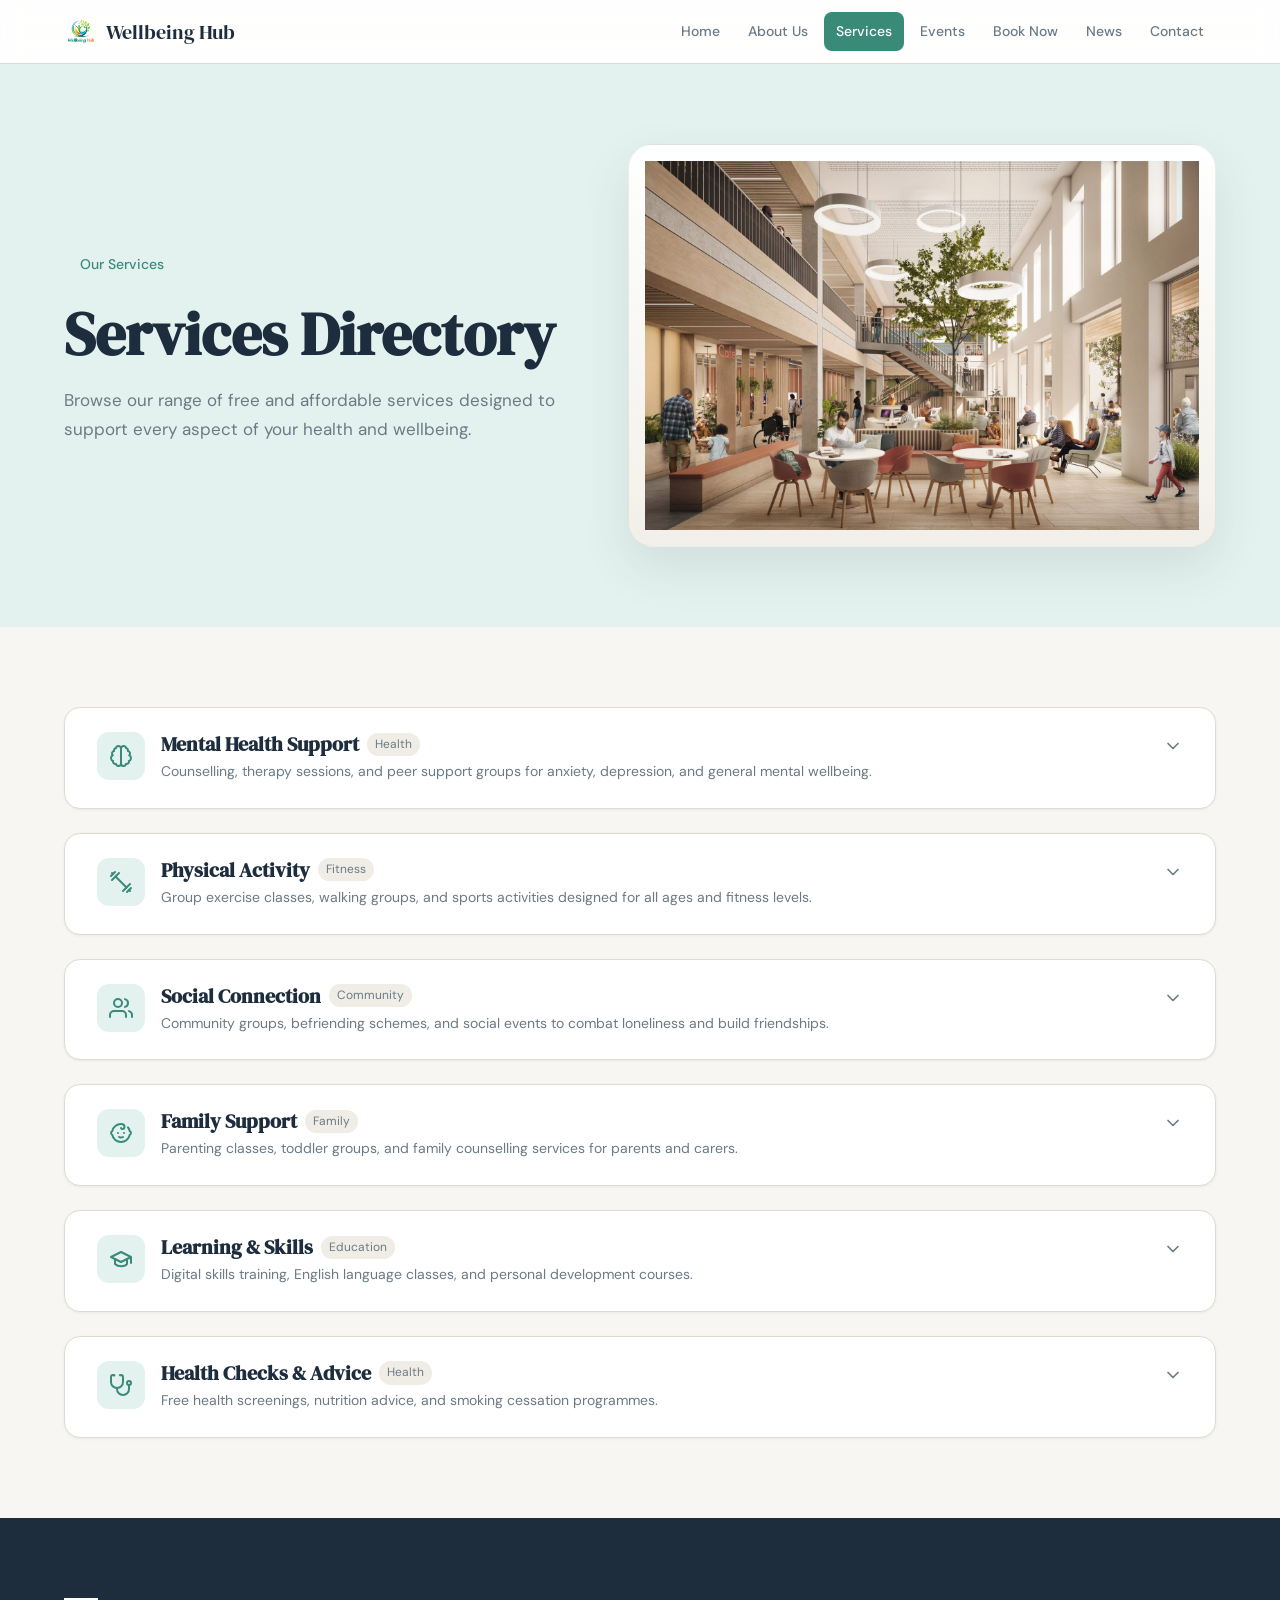
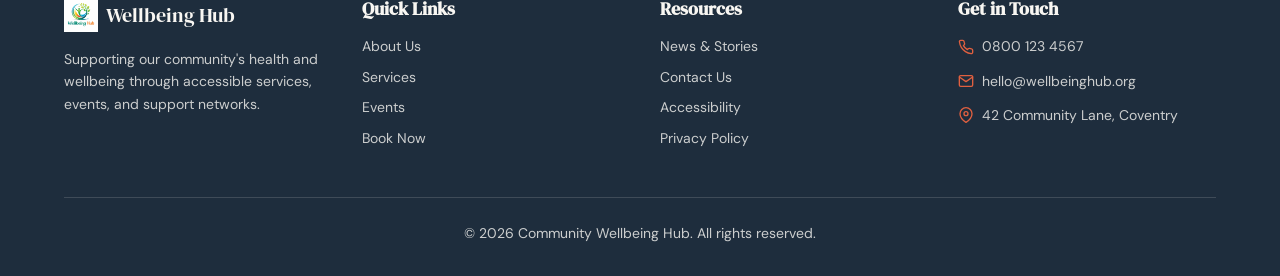
<file: services.html>
<!DOCTYPE html>
<html lang="en">
<head>
  <meta charset="UTF-8">
  <meta name="viewport" content="width=device-width, initial-scale=1.0">
  <meta name="description" content="Community Wellbeing Hub">
  <title>Services - Community Wellbeing Hub</title>
  <link rel="stylesheet" href="styles.css">
</head>
<body>
  <nav class="navbar">
    <div class="container">
      <a href="index.html" class="navbar-brand"><img src="logo.png" alt="Wellbeing Hub logo" class="site-logo"> <span>Wellbeing Hub</span></a>
      <div class="nav-links"><a href="index.html">Home</a>
<a href="about.html">About Us</a>
<a href="services.html" class="active">Services</a>
<a href="events.html">Events</a>
<a href="book.html">Book Now</a>
<a href="news.html">News</a>
<a href="contact.html">Contact</a>
</div>
      <button class="hamburger" id="hamburger" aria-label="Toggle menu"><svg xmlns="http://www.w3.org/2000/svg" width="24" height="24" viewBox="0 0 24 24" fill="none" stroke="currentColor" stroke-width="2" stroke-linecap="round" stroke-linejoin="round"><line x1="4" y1="12" x2="20" y2="12"></line><line x1="4" y1="6" x2="20" y2="6"></line><line x1="4" y1="18" x2="20" y2="18"></line></svg></button>
    </div>
    <div class="mobile-menu" id="mobile-menu"><a href="index.html">Home</a>
<a href="about.html">About Us</a>
<a href="services.html" class="active">Services</a>
<a href="events.html">Events</a>
<a href="book.html">Book Now</a>
<a href="news.html">News</a>
<a href="contact.html">Contact</a>
</div>
  </nav>
  <main style="padding-top:64px">
    
    <section class="section" style="background:var(--teal-light)">
      <div class="container page-hero-split">
        <div class="page-hero-copy reveal-up">
          <span class="badge" style="margin-bottom:1rem">Our Services</span>
          <h1 class="heading-hero" style="margin-bottom:1rem">Services Directory</h1>
          <p class="text-body" style="max-width:640px">Browse our range of free and affordable services designed to support every aspect of your health and wellbeing.</p>
        </div>
        <div class="page-hero-image reveal-up">
          <img src="services.jpg" alt="Services available at the community wellbeing hub" class="section-image">
        </div>
      </div>
    </section>
    <section class="section" style="background:var(--bg)">
      <div class="container" style="display:flex;flex-direction:column;gap:1.5rem">
      <div class="card service-item">
        <div class="service-header">
          <div class="service-icon"><svg xmlns="http://www.w3.org/2000/svg" width="24" height="24" viewBox="0 0 24 24" fill="none" stroke="currentColor" stroke-width="2" stroke-linecap="round" stroke-linejoin="round"><path d="M9.5 2A2.5 2.5 0 0 1 12 4.5v15a2.5 2.5 0 0 1-4.96.44 2.5 2.5 0 0 1-2.96-3.08 3 3 0 0 1-.34-5.58 2.5 2.5 0 0 1 1.32-4.24 2.5 2.5 0 0 1 1.98-3A2.5 2.5 0 0 1 9.5 2Z"/><path d="M14.5 2A2.5 2.5 0 0 0 12 4.5v15a2.5 2.5 0 0 0 4.96.44 2.5 2.5 0 0 0 2.96-3.08 3 3 0 0 0 .34-5.58 2.5 2.5 0 0 0-1.32-4.24 2.5 2.5 0 0 0-1.98-3A2.5 2.5 0 0 0 14.5 2Z"/></svg></div>
          <div style="flex:1">
            <div style="display:flex;align-items:center;gap:0.5rem;margin-bottom:0.25rem">
              <h3 style="font-size:1.25rem">Mental Health Support</h3>
              <span class="service-tag">Health</span>
            </div>
            <p class="text-body" style="font-size:0.875rem">Counselling, therapy sessions, and peer support groups for anxiety, depression, and general mental wellbeing.</p>
          </div>
          <button class="service-toggle" aria-label="Toggle details"><svg xmlns="http://www.w3.org/2000/svg" width="20" height="20" viewBox="0 0 24 24" fill="none" stroke="currentColor" stroke-width="2" stroke-linecap="round" stroke-linejoin="round" style="transition:transform 0.3s"><polyline points="6 9 12 15 18 9"></polyline></svg></button>
        </div>
        <div class="service-details">
          <ul><li>One-to-one counselling sessions</li><li>Group therapy workshops</li><li>Mindfulness & meditation classes</li><li>Crisis support referrals</li><li>Youth mental health programmes</li></ul>
          <a href="book.html" class="btn btn-primary" style="margin-top:1rem;font-size:0.875rem;padding:0.5rem 1rem">Book This Service <svg xmlns="http://www.w3.org/2000/svg" width="20" height="20" viewBox="0 0 24 24" fill="none" stroke="currentColor" stroke-width="2" stroke-linecap="round" stroke-linejoin="round"><line x1="5" y1="12" x2="19" y2="12"></line><polyline points="12 5 19 12 12 19"></polyline></svg></a>
        </div>
      </div>
      <div class="card service-item">
        <div class="service-header">
          <div class="service-icon"><svg xmlns="http://www.w3.org/2000/svg" width="24" height="24" viewBox="0 0 24 24" fill="none" stroke="currentColor" stroke-width="2" stroke-linecap="round" stroke-linejoin="round"><path d="m6.5 6.5 11 11"/><path d="m21 21-1-1"/><path d="m3 3 1 1"/><path d="m18 22 4-4"/><path d="m2 6 4-4"/><path d="m3 10 7-7"/><path d="m14 21 7-7"/></svg></div>
          <div style="flex:1">
            <div style="display:flex;align-items:center;gap:0.5rem;margin-bottom:0.25rem">
              <h3 style="font-size:1.25rem">Physical Activity</h3>
              <span class="service-tag">Fitness</span>
            </div>
            <p class="text-body" style="font-size:0.875rem">Group exercise classes, walking groups, and sports activities designed for all ages and fitness levels.</p>
          </div>
          <button class="service-toggle" aria-label="Toggle details"><svg xmlns="http://www.w3.org/2000/svg" width="20" height="20" viewBox="0 0 24 24" fill="none" stroke="currentColor" stroke-width="2" stroke-linecap="round" stroke-linejoin="round" style="transition:transform 0.3s"><polyline points="6 9 12 15 18 9"></polyline></svg></button>
        </div>
        <div class="service-details">
          <ul><li>Yoga & Pilates classes</li><li>Walking & running groups</li><li>Chair exercises for seniors</li><li>Dance fitness sessions</li><li>Swimming sessions</li></ul>
          <a href="book.html" class="btn btn-primary" style="margin-top:1rem;font-size:0.875rem;padding:0.5rem 1rem">Book This Service <svg xmlns="http://www.w3.org/2000/svg" width="20" height="20" viewBox="0 0 24 24" fill="none" stroke="currentColor" stroke-width="2" stroke-linecap="round" stroke-linejoin="round"><line x1="5" y1="12" x2="19" y2="12"></line><polyline points="12 5 19 12 12 19"></polyline></svg></a>
        </div>
      </div>
      <div class="card service-item">
        <div class="service-header">
          <div class="service-icon"><svg xmlns="http://www.w3.org/2000/svg" width="24" height="24" viewBox="0 0 24 24" fill="none" stroke="currentColor" stroke-width="2" stroke-linecap="round" stroke-linejoin="round"><path d="M17 21v-2a4 4 0 0 0-4-4H5a4 4 0 0 0-4 4v2"/><circle cx="9" cy="7" r="4"/><path d="M23 21v-2a4 4 0 0 0-3-3.87"/><path d="M16 3.13a4 4 0 0 1 0 7.75"/></svg></div>
          <div style="flex:1">
            <div style="display:flex;align-items:center;gap:0.5rem;margin-bottom:0.25rem">
              <h3 style="font-size:1.25rem">Social Connection</h3>
              <span class="service-tag">Community</span>
            </div>
            <p class="text-body" style="font-size:0.875rem">Community groups, befriending schemes, and social events to combat loneliness and build friendships.</p>
          </div>
          <button class="service-toggle" aria-label="Toggle details"><svg xmlns="http://www.w3.org/2000/svg" width="20" height="20" viewBox="0 0 24 24" fill="none" stroke="currentColor" stroke-width="2" stroke-linecap="round" stroke-linejoin="round" style="transition:transform 0.3s"><polyline points="6 9 12 15 18 9"></polyline></svg></button>
        </div>
        <div class="service-details">
          <ul><li>Coffee mornings</li><li>Befriending volunteer scheme</li><li>Community garden project</li><li>Board game & craft clubs</li><li>Intergenerational activities</li></ul>
          <a href="book.html" class="btn btn-primary" style="margin-top:1rem;font-size:0.875rem;padding:0.5rem 1rem">Book This Service <svg xmlns="http://www.w3.org/2000/svg" width="20" height="20" viewBox="0 0 24 24" fill="none" stroke="currentColor" stroke-width="2" stroke-linecap="round" stroke-linejoin="round"><line x1="5" y1="12" x2="19" y2="12"></line><polyline points="12 5 19 12 12 19"></polyline></svg></a>
        </div>
      </div>
      <div class="card service-item">
        <div class="service-header">
          <div class="service-icon"><svg xmlns="http://www.w3.org/2000/svg" width="24" height="24" viewBox="0 0 24 24" fill="none" stroke="currentColor" stroke-width="2" stroke-linecap="round" stroke-linejoin="round"><path d="M9 12h.01"/><path d="M15 12h.01"/><path d="M10 16c.5.3 1.2.5 2 .5s1.5-.2 2-.5"/><path d="M19 6.3a9 9 0 0 1 1.8 3.9 2 2 0 0 1 0 3.6 9 9 0 0 1-17.6 0 2 2 0 0 1 0-3.6A9 9 0 0 1 12 3c2 0 3.5 1.1 3.5 2.5s-.9 2.5-2 2.5c-.8 0-1.5-.4-1.5-1"/></svg></div>
          <div style="flex:1">
            <div style="display:flex;align-items:center;gap:0.5rem;margin-bottom:0.25rem">
              <h3 style="font-size:1.25rem">Family Support</h3>
              <span class="service-tag">Family</span>
            </div>
            <p class="text-body" style="font-size:0.875rem">Parenting classes, toddler groups, and family counselling services for parents and carers.</p>
          </div>
          <button class="service-toggle" aria-label="Toggle details"><svg xmlns="http://www.w3.org/2000/svg" width="20" height="20" viewBox="0 0 24 24" fill="none" stroke="currentColor" stroke-width="2" stroke-linecap="round" stroke-linejoin="round" style="transition:transform 0.3s"><polyline points="6 9 12 15 18 9"></polyline></svg></button>
        </div>
        <div class="service-details">
          <ul><li>Toddler play sessions</li><li>Parenting skills workshops</li><li>Family mediation services</li><li>Breastfeeding support</li><li>Holiday activity camps</li></ul>
          <a href="book.html" class="btn btn-primary" style="margin-top:1rem;font-size:0.875rem;padding:0.5rem 1rem">Book This Service <svg xmlns="http://www.w3.org/2000/svg" width="20" height="20" viewBox="0 0 24 24" fill="none" stroke="currentColor" stroke-width="2" stroke-linecap="round" stroke-linejoin="round"><line x1="5" y1="12" x2="19" y2="12"></line><polyline points="12 5 19 12 12 19"></polyline></svg></a>
        </div>
      </div>
      <div class="card service-item">
        <div class="service-header">
          <div class="service-icon"><svg xmlns="http://www.w3.org/2000/svg" width="24" height="24" viewBox="0 0 24 24" fill="none" stroke="currentColor" stroke-width="2" stroke-linecap="round" stroke-linejoin="round"><path d="M22 10v6M2 10l10-5 10 5-10 5z"/><path d="M6 12v5c3 3 10 3 12 0v-5"/></svg></div>
          <div style="flex:1">
            <div style="display:flex;align-items:center;gap:0.5rem;margin-bottom:0.25rem">
              <h3 style="font-size:1.25rem">Learning & Skills</h3>
              <span class="service-tag">Education</span>
            </div>
            <p class="text-body" style="font-size:0.875rem">Digital skills training, English language classes, and personal development courses.</p>
          </div>
          <button class="service-toggle" aria-label="Toggle details"><svg xmlns="http://www.w3.org/2000/svg" width="20" height="20" viewBox="0 0 24 24" fill="none" stroke="currentColor" stroke-width="2" stroke-linecap="round" stroke-linejoin="round" style="transition:transform 0.3s"><polyline points="6 9 12 15 18 9"></polyline></svg></button>
        </div>
        <div class="service-details">
          <ul><li>Computer literacy classes</li><li>English language support (ESOL)</li><li>CV writing workshops</li><li>Financial literacy sessions</li><li>Creative writing courses</li></ul>
          <a href="book.html" class="btn btn-primary" style="margin-top:1rem;font-size:0.875rem;padding:0.5rem 1rem">Book This Service <svg xmlns="http://www.w3.org/2000/svg" width="20" height="20" viewBox="0 0 24 24" fill="none" stroke="currentColor" stroke-width="2" stroke-linecap="round" stroke-linejoin="round"><line x1="5" y1="12" x2="19" y2="12"></line><polyline points="12 5 19 12 12 19"></polyline></svg></a>
        </div>
      </div>
      <div class="card service-item">
        <div class="service-header">
          <div class="service-icon"><svg xmlns="http://www.w3.org/2000/svg" width="24" height="24" viewBox="0 0 24 24" fill="none" stroke="currentColor" stroke-width="2" stroke-linecap="round" stroke-linejoin="round"><path d="M4.8 2.3A.3.3 0 1 0 5 2H4a2 2 0 0 0-2 2v5a6 6 0 0 0 6 6v0a6 6 0 0 0 6-6V4a2 2 0 0 0-2-2h-1a.2.2 0 1 0 .3.3"/><path d="M8 15v1a6 6 0 0 0 6 6v0a6 6 0 0 0 6-6v-4"/><circle cx="20" cy="10" r="2"/></svg></div>
          <div style="flex:1">
            <div style="display:flex;align-items:center;gap:0.5rem;margin-bottom:0.25rem">
              <h3 style="font-size:1.25rem">Health Checks & Advice</h3>
              <span class="service-tag">Health</span>
            </div>
            <p class="text-body" style="font-size:0.875rem">Free health screenings, nutrition advice, and smoking cessation programmes.</p>
          </div>
          <button class="service-toggle" aria-label="Toggle details"><svg xmlns="http://www.w3.org/2000/svg" width="20" height="20" viewBox="0 0 24 24" fill="none" stroke="currentColor" stroke-width="2" stroke-linecap="round" stroke-linejoin="round" style="transition:transform 0.3s"><polyline points="6 9 12 15 18 9"></polyline></svg></button>
        </div>
        <div class="service-details">
          <ul><li>Blood pressure & BMI checks</li><li>Nutrition & diet consultations</li><li>Stop smoking support</li><li>Diabetes awareness sessions</li><li>NHS health check referrals</li></ul>
          <a href="book.html" class="btn btn-primary" style="margin-top:1rem;font-size:0.875rem;padding:0.5rem 1rem">Book This Service <svg xmlns="http://www.w3.org/2000/svg" width="20" height="20" viewBox="0 0 24 24" fill="none" stroke="currentColor" stroke-width="2" stroke-linecap="round" stroke-linejoin="round"><line x1="5" y1="12" x2="19" y2="12"></line><polyline points="12 5 19 12 12 19"></polyline></svg></a>
        </div>
      </div></div>
    </section>

  </main>
  <footer class="footer">
    <div class="container">
      <div class="footer-grid">
        <div>
          <div class="footer-brand"><img src="logo.png" alt="Wellbeing Hub logo" class="footer-logo"><span style="font-family:var(--font-display);font-size:1.25rem;color:var(--warm)">Wellbeing Hub</span></div>
          <p style="font-size:0.875rem;line-height:1.6">Supporting our community's health and wellbeing through accessible services, events, and support networks.</p>
        </div>
        <div>
          <h4>Quick Links</h4>
          <div class="footer-links">
            <a href="about.html">About Us</a><a href="services.html">Services</a><a href="events.html">Events</a><a href="book.html">Book Now</a>
          </div>
        </div>
        <div>
          <h4>Resources</h4>
          <div class="footer-links">
            <a href="news.html">News & Stories</a><a href="contact.html">Contact Us</a><a href="#">Accessibility</a><a href="#">Privacy Policy</a>
          </div>
        </div>
        <div>
          <h4>Get in Touch</h4>
          <div class="footer-contact-item"><svg xmlns="http://www.w3.org/2000/svg" width="16" height="16" viewBox="0 0 24 24" fill="none" stroke="currentColor" stroke-width="2" stroke-linecap="round" stroke-linejoin="round"><path d="M22 16.92v3a2 2 0 0 1-2.18 2 19.79 19.79 0 0 1-8.63-3.07 19.5 19.5 0 0 1-6-6 19.79 19.79 0 0 1-3.07-8.67A2 2 0 0 1 4.11 2h3a2 2 0 0 1 2 1.72c.127.96.361 1.903.7 2.81a2 2 0 0 1-.45 2.11L8.09 9.91a16 16 0 0 0 6 6l1.27-1.27a2 2 0 0 1 2.11-.45c.907.339 1.85.573 2.81.7A2 2 0 0 1 22 16.92z"/></svg> 0800 123 4567</div>
          <div class="footer-contact-item"><svg xmlns="http://www.w3.org/2000/svg" width="16" height="16" viewBox="0 0 24 24" fill="none" stroke="currentColor" stroke-width="2" stroke-linecap="round" stroke-linejoin="round"><path d="M4 4h16c1.1 0 2 .9 2 2v12c0 1.1-.9 2-2 2H4c-1.1 0-2-.9-2-2V6c0-1.1.9-2 2-2z"/><polyline points="22,6 12,13 2,6"/></svg> hello@wellbeinghub.org</div>
          <div class="footer-contact-item"><svg xmlns="http://www.w3.org/2000/svg" width="16" height="16" viewBox="0 0 24 24" fill="none" stroke="currentColor" stroke-width="2" stroke-linecap="round" stroke-linejoin="round"><path d="M21 10c0 7-9 13-9 13s-9-6-9-13a9 9 0 0 1 18 0z"/><circle cx="12" cy="10" r="3"/></svg> 42 Community Lane, Coventry</div>
        </div>
      </div>
      <div class="footer-bottom">© 2026 Community Wellbeing Hub. All rights reserved.</div>
    </div>
  </footer>
  <script src="main.js"></script>
</body>
</html>
</file>
<file: styles.css>
@import url('https://fonts.googleapis.com/css2?family=DM+Sans:ital,wght@0,400;0,500;0,600;0,700;1,400&family=DM+Serif+Display&display=swap');

/* ===== CSS RESET & BASE ===== */
*, *::before, *::after { box-sizing: border-box; margin: 0; padding: 0; }

:root {
  --bg: #f8f6f2;
  --fg: #1e2d3d;
  --card: #ffffff;
  --card-fg: #1e2d3d;
  --primary: #3a8a7a;
  --primary-fg: #ffffff;
  --secondary: #f0ede6;
  --secondary-fg: #1e2d3d;
  --muted: #eeebe4;
  --muted-fg: #6b7a85;
  --accent: #e06040;
  --accent-fg: #ffffff;
  --border: #e0dbd2;
  --input: #e0dbd2;
  --ring: #3a8a7a;
  --teal: #3a8a7a;
  --teal-light: #e4f2ef;
  --sage: #9cc4ac;
  --coral: #e06040;
  --coral-light: #fdf0ec;
  --warm: #f8f6f2;
  --dark: #1e2d3d;
  --radius: 0.75rem;
  --font-display: 'DM Serif Display', serif;
  --font-body: 'DM Sans', sans-serif;
}

html { scroll-behavior: smooth; }
body {
  font-family: var(--font-body);
  background: var(--bg);
  color: var(--fg);
  line-height: 1.6;
}
h1, h2, h3, h4 { font-family: var(--font-display); color: var(--fg); line-height: 1.2; }
a { text-decoration: none; color: inherit; }
img { max-width: 100%; display: block; }
ul { list-style: none; }
button, input, select, textarea { font-family: var(--font-body); }

/* ===== UTILITIES ===== */
.container { max-width: 1200px; margin: 0 auto; padding: 0 1.5rem; }
.section { padding: 5rem 1.5rem; }
.text-center { text-align: center; }
.flex { display: flex; }
.flex-col { flex-direction: column; }
.items-center { align-items: center; }
.justify-center { justify-content: center; }
.justify-between { justify-content: space-between; }
.gap-1 { gap: 0.5rem; }
.gap-2 { gap: 1rem; }
.gap-3 { gap: 1.5rem; }
.grid { display: grid; }
.grid-2 { grid-template-columns: repeat(2, 1fr); }
.grid-3 { grid-template-columns: repeat(3, 1fr); }
.grid-4 { grid-template-columns: repeat(4, 1fr); }
.w-full { width: 100%; }

/* ===== BADGE ===== */
.badge {
  display: inline-block;
  padding: 0.375rem 1rem;
  border-radius: 999px;
  font-size: 0.875rem;
  font-weight: 500;
  background: var(--teal-light);
  color: var(--teal);
}

/* ===== HEADINGS ===== */
.heading-hero { font-size: clamp(2.25rem, 5vw, 3.75rem); }
.heading-section { font-size: clamp(1.75rem, 3.5vw, 2.5rem); }
.text-body { font-size: 1.0625rem; color: var(--muted-fg); line-height: 1.7; }
.eyebrow {
  display: inline-block;
  font-size: 0.8rem;
  font-weight: 700;
  letter-spacing: 0.12em;
  text-transform: uppercase;
  color: var(--teal);
}

/* ===== BUTTONS ===== */
.btn {
  display: inline-flex;
  align-items: center;
  justify-content: center;
  padding: 0.75rem 1.5rem;
  border-radius: var(--radius);
  font-weight: 600;
  font-size: 1rem;
  border: none;
  cursor: pointer;
  transition: all 0.3s ease;
  gap: 0.5rem;
}
.btn-primary { background: var(--primary); color: var(--primary-fg); }
.btn-primary:hover { filter: brightness(1.1); transform: translateY(-1px); }
.btn-outline { background: transparent; border: 2px solid var(--primary); color: var(--primary); }
.btn-outline:hover { background: var(--primary); color: var(--primary-fg); }
.btn-accent { background: var(--accent); color: var(--accent-fg); }
.btn-accent:hover { filter: brightness(1.1); transform: translateY(-1px); }
.btn-hero-outline { background: transparent; border: 2px solid rgba(248,246,242,0.4); color: var(--warm); }
.btn-hero-outline:hover { background: var(--warm); color: var(--dark); }

/* ===== CARD ===== */
.card {
  background: var(--card);
  border-radius: 1rem;
  padding: 1.5rem 2rem;
  box-shadow: 0 1px 3px rgba(0,0,0,0.06);
  border: 1px solid var(--border);
  transition: box-shadow 0.3s;
}
.card:hover { box-shadow: 0 4px 12px rgba(0,0,0,0.08); }

.reveal-up {
  opacity: 0;
  transform: translateY(24px);
  transition: opacity 0.7s ease, transform 0.7s ease;
}

.reveal-up.visible {
  opacity: 1;
  transform: translateY(0);
}

/* ===== NAVBAR ===== */
.navbar {
  position: fixed; top: 0; left: 0; right: 0; z-index: 100;
  background: rgba(255,255,255,0.9);
  backdrop-filter: blur(12px);
  border-bottom: 1px solid var(--border);
  height: 64px;
}
.navbar .container { display: flex; align-items: center; justify-content: space-between; height: 100%; }
.navbar-brand { display: flex; align-items: center; gap: 0.5rem; font-family: var(--font-display); font-size: 1.25rem; color: var(--fg); }
.site-logo {
  width: 34px;
  height: 34px;
  object-fit: contain;
  flex-shrink: 0;
}
.nav-links { display: flex; align-items: center; gap: 0.25rem; }
.nav-links a {
  padding: 0.5rem 0.75rem;
  border-radius: 0.5rem;
  font-size: 0.875rem;
  font-weight: 500;
  color: var(--muted-fg);
  transition: all 0.2s;
}
.nav-links a:hover { color: var(--fg); background: var(--secondary); }
.nav-links a.active { background: var(--primary); color: var(--primary-fg); }
.hamburger { display: none; background: none; border: none; cursor: pointer; padding: 0.5rem; color: var(--fg); }
.mobile-menu { display: none; background: var(--card); border-bottom: 1px solid var(--border); padding: 0.5rem 1.5rem 1rem; }
.mobile-menu a { display: block; padding: 0.75rem 1rem; border-radius: 0.5rem; font-size: 0.875rem; font-weight: 500; color: var(--muted-fg); }
.mobile-menu a:hover { background: var(--secondary); color: var(--fg); }
.mobile-menu a.active { background: var(--primary); color: var(--primary-fg); }
.mobile-menu.open { display: block; }

/* ===== FOOTER ===== */
.footer { background: var(--dark); color: rgba(248,246,242,0.8); padding: 5rem 1.5rem 2rem; }
.footer h4 { font-family: var(--font-display); color: var(--warm); font-size: 1.125rem; margin-bottom: 1rem; }
.footer a:hover { color: var(--coral); }
.footer-grid { display: grid; grid-template-columns: repeat(4, 1fr); gap: 2.5rem; margin-bottom: 3rem; }
.footer-bottom { border-top: 1px solid rgba(248,246,242,0.15); padding-top: 1.5rem; text-align: center; font-size: 0.875rem; }
.footer-links { display: flex; flex-direction: column; gap: 0.5rem; font-size: 0.875rem; }
.footer-contact-item { display: flex; align-items: center; gap: 0.5rem; font-size: 0.875rem; margin-bottom: 0.75rem; }
.footer-contact-item svg { color: var(--coral); width: 16px; height: 16px; flex-shrink: 0; }
.footer-brand {
  display: flex;
  align-items: center;
  gap: 0.5rem;
  margin-bottom: 1rem;
}

.footer-logo {
  width: 34px;
  height: 34px;
  object-fit: contain;
  flex-shrink: 0;
}

/* ===== HERO ===== */
.hero { position: relative; min-height: 90vh; display: flex; align-items: center; overflow: hidden; }
.hero-img { position: absolute; inset: 0; width: 100%; height: 100%; object-fit: cover; }
.hero-overlay { position: absolute; inset: 0; background: linear-gradient(to right, rgba(30,45,61,0.68), rgba(30,45,61,0.36), rgba(30,45,61,0.12)); }
.hero-content { position: relative; max-width: 640px; }
.hero-content h1 { color: var(--warm); }
.hero-content p { color: rgba(248,246,242,0.8); font-size: 1.125rem; line-height: 1.7; }
.hero-actions { display: flex; flex-wrap: wrap; gap: 1rem; }
.hero-home {
  background-color: #244856;
  background-image: url('background.jpg');
  background-size: cover;
  background-position: center;
  background-repeat: no-repeat;
}

.split-highlight {
  display: grid;
  grid-template-columns: 1.05fr 0.95fr;
  gap: 2rem;
  align-items: center;
  background: linear-gradient(135deg, rgba(255,255,255,0.85), rgba(255,255,255,0.55));
  border: 1px solid rgba(58,138,122,0.12);
  border-radius: 1.5rem;
  padding: 2rem;
  box-shadow: 0 20px 50px rgba(30,45,61,0.06);
}

.image-frame,
.hero-visual-card,
.page-hero-image {
  background: linear-gradient(180deg, rgba(255,255,255,0.95), rgba(244,239,231,0.85));
  border: 1px solid rgba(30,45,61,0.08);
  border-radius: 1.5rem;
  box-shadow: 0 20px 50px rgba(30,45,61,0.1);
  overflow: hidden;
}

.section-image,
.hero-side-image {
  width: 100%;
  height: 100%;
  object-fit: cover;
}

/* ===== STATS ===== */
.stats-section { background: var(--primary); padding: 3rem 1.5rem; }
.stats-grid { display: grid; grid-template-columns: repeat(4, 1fr); gap: 2rem; text-align: center; }
.stat-num { font-family: var(--font-display); font-size: clamp(1.75rem, 3vw, 2.5rem); color: var(--primary-fg); }
.stat-label { font-size: 0.875rem; color: rgba(255,255,255,0.7); }

/* ===== FEATURES ===== */
.feature-card { text-align: center; }
.feature-icon {
  width: 56px; height: 56px;
  border-radius: 1rem;
  background: var(--teal-light);
  display: flex; align-items: center; justify-content: center;
  margin: 0 auto 1rem;
  transition: all 0.3s;
}
.feature-card:hover .feature-icon { background: var(--primary); }
.feature-card:hover .feature-icon svg { color: var(--primary-fg); }
.feature-icon svg { color: var(--teal); width: 28px; height: 28px; }

/* ===== CTA ===== */
.cta-section { background: var(--coral-light); }

/* ===== ABOUT ===== */
.about-hero { background: var(--teal-light); }
.about-grid { display: grid; grid-template-columns: 1fr 1fr; gap: 3rem; align-items: center; }
.about-img { border-radius: 1rem; overflow: hidden; box-shadow: 0 8px 30px rgba(0,0,0,0.1); }
.about-hero-shell {
  background:
    radial-gradient(circle at top left, rgba(224,96,64,0.12), transparent 28%),
    linear-gradient(180deg, #eef7f3 0%, #f8f6f2 100%);
}

.about-grid-hero { min-height: 560px; }

.hero-visual-card {
  min-height: 460px;
  padding: 1rem;
}

.story-panel {
  display: grid;
  grid-template-columns: 0.85fr 1.15fr;
  gap: 2rem;
  padding: 2rem;
  background: var(--card);
  border: 1px solid var(--border);
  border-radius: 1.5rem;
  box-shadow: 0 16px 40px rgba(30,45,61,0.06);
}

.stack-list {
  display: grid;
  gap: 1rem;
}

.stack-list-item {
  padding: 1rem 1.125rem;
  border-left: 4px solid var(--teal);
  background: rgba(255,255,255,0.65);
  border-radius: 0 1rem 1rem 0;
  color: var(--muted-fg);
}

.team-card {
  text-align: center;
  padding-top: 2rem;
}

.team-role {
  font-size: 0.875rem;
  font-weight: 600;
  color: var(--teal);
  margin-bottom: 0.75rem;
}

.page-hero-split {
  display: grid;
  grid-template-columns: 0.95fr 1.05fr;
  gap: 2rem;
  align-items: center;
}

.page-hero-copy { max-width: 620px; }

.page-hero-image {
  min-height: 340px;
  padding: 1rem;
}

.news-hero-shell {
  background:
    radial-gradient(circle at top left, rgba(224,96,64,0.16), transparent 24%),
    radial-gradient(circle at top right, rgba(58,138,122,0.12), transparent 20%),
    linear-gradient(180deg, #fff4ed 0%, #f8f6f2 100%);
}
.team-avatar {
  width: 80px; height: 80px; border-radius: 50%;
  background: var(--primary); display: flex; align-items: center; justify-content: center;
  margin: 0 auto 1rem;
  font-family: var(--font-display); font-size: 1.25rem; color: var(--primary-fg);
}

/* ===== SERVICES ===== */
.service-item { cursor: pointer; }
.service-header { display: flex; align-items: flex-start; gap: 1rem; }
.service-icon {
  width: 48px; height: 48px; border-radius: 0.75rem;
  background: var(--teal-light); display: flex; align-items: center; justify-content: center; flex-shrink: 0;
}
.service-icon svg { color: var(--teal); width: 24px; height: 24px; }
.service-tag { font-size: 0.75rem; padding: 0.125rem 0.5rem; border-radius: 999px; background: var(--secondary); color: var(--muted-fg); }
.service-toggle { background: none; border: none; color: var(--muted-fg); cursor: pointer; flex-shrink: 0; margin-top: 0.25rem; }
.service-toggle.open svg { transform: rotate(180deg); }
.service-details { display: none; margin-top: 1rem; padding-top: 1rem; border-top: 1px solid var(--border); }
.service-details.open { display: block; }
.service-details ul { display: grid; grid-template-columns: 1fr 1fr; gap: 0.5rem; }
.service-details li { display: flex; align-items: center; gap: 0.5rem; font-size: 0.875rem; color: var(--muted-fg); }
.service-details li::before { content: ''; width: 6px; height: 6px; border-radius: 50%; background: var(--coral); flex-shrink: 0; }

/* ===== EVENTS ===== */
.event-hero {
  position: relative;
  padding: 5rem 1.5rem;
  overflow: hidden;
  background-size: cover;
  background-position: center;
  background-repeat: no-repeat;
}
.event-hero .hero-overlay { background: rgba(30,45,61,0.7); }
.event-card { display: flex; flex-direction: column; }
.event-meta { display: flex; flex-direction: column; gap: 0.375rem; font-size: 0.875rem; color: var(--muted-fg); margin-bottom: 1rem; }
.event-meta span { display: flex; align-items: center; gap: 0.5rem; }
.event-meta svg { color: var(--teal); width: 16px; height: 16px; }
.event-cat { font-size: 0.75rem; font-weight: 500; padding: 0.25rem 0.75rem; border-radius: 999px; }
.cat-fitness { background: #dcfce7; color: #15803d; }
.cat-family { background: #dbeafe; color: #1d4ed8; }
.cat-health { background: #ffe4e6; color: #be123c; }
.cat-education { background: #fef3c7; color: #b45309; }
.cat-community { background: #ccfbf1; color: #0f766e; }
.cat-social { background: #ede9fe; color: #7c3aed; }

/* ===== BOOKING ===== */
.booking-hero-simple {
  background:
    radial-gradient(circle at top left, rgba(58,138,122,0.18), transparent 24%),
    radial-gradient(circle at top right, rgba(224,96,64,0.16), transparent 20%),
    linear-gradient(180deg, #eef7f3 0%, #f8f6f2 100%);
}

.booking-hero-shell {
  max-width: 760px;
  margin: 0 auto;
  text-align: center;
  padding: 2.5rem 2rem;
  border-radius: 1.5rem;
  background: rgba(255,255,255,0.72);
  border: 1px solid rgba(30,45,61,0.08);
  box-shadow: 0 20px 50px rgba(30,45,61,0.08);
}

.booking-hero-text {
  max-width: 620px;
  margin: 0 auto;
}

.booking-hero-pills {
  display: flex;
  flex-wrap: wrap;
  justify-content: center;
  gap: 0.75rem;
  margin-top: 1.5rem;
}

.booking-hero-pills span {
  padding: 0.6rem 0.95rem;
  border-radius: 999px;
  background: rgba(58,138,122,0.1);
  color: var(--fg);
  font-size: 0.875rem;
  font-weight: 600;
}

.booking-form-shell {
  padding: 2rem;
  border-radius: 1.75rem;
  background: linear-gradient(180deg, rgba(255,255,255,0.9), rgba(240,237,230,0.75));
  border: 1px solid rgba(30,45,61,0.08);
  box-shadow: 0 24px 60px rgba(30,45,61,0.08);
}

.progress-steps { display: flex; align-items: center; justify-content: center; gap: 0.5rem; margin-bottom: 2.5rem; }
.step-circle {
  width: 40px; height: 40px; border-radius: 50%;
  display: flex; align-items: center; justify-content: center;
  font-weight: 600; font-size: 0.875rem; transition: all 0.3s;
}
.step-circle.active { background: var(--primary); color: var(--primary-fg); }
.step-circle.inactive { background: var(--secondary); color: var(--muted-fg); }
.step-line { width: 3rem; height: 2px; }
.step-line.active { background: var(--primary); }
.step-line.inactive { background: var(--border); }
.form-group { margin-bottom: 1.25rem; }
.form-group label { display: block; font-size: 0.875rem; font-weight: 500; color: var(--fg); margin-bottom: 0.25rem; }
.form-input {
  width: 100%; padding: 0.75rem 1rem; border-radius: var(--radius);
  border: 1px solid var(--input); background: var(--bg); color: var(--fg);
  font-size: 1rem; outline: none; transition: box-shadow 0.2s;
}
.form-input:focus { box-shadow: 0 0 0 2px var(--ring); }
.booking-summary { padding: 1rem; border-radius: var(--radius); background: var(--secondary); font-size: 0.875rem; margin-bottom: 1.25rem; }
.booking-summary strong { color: var(--fg); }
.form-step { display: none; }
.form-step.active { display: block; }
.success-msg { text-align: center; padding: 4rem 0; }
.success-msg svg { width: 64px; height: 64px; color: var(--teal); margin: 0 auto 1.5rem; }
.btn-row { display: flex; gap: 0.75rem; }
.btn-row .btn { flex: 1; }

/* ===== NEWS ===== */
.news-featured { background: var(--teal-light); border: none; margin-bottom: 2rem; }
.news-date { display: flex; align-items: center; gap: 0.375rem; font-size: 0.75rem; color: var(--muted-fg); }
.news-date svg { width: 14px; height: 14px; }
.news-read-more { display: flex; align-items: center; gap: 0.25rem; font-size: 0.8125rem; font-weight: 500; color: var(--teal); }
.news-card-footer { display: flex; align-items: center; justify-content: space-between; margin-top: 1rem; padding-top: 1rem; border-top: 1px solid var(--border); }

/* ===== CONTACT ===== */
.contact-hero-simple {
  background:
    radial-gradient(circle at top left, rgba(58,138,122,0.18), transparent 24%),
    radial-gradient(circle at top right, rgba(224,96,64,0.14), transparent 20%),
    linear-gradient(180deg, #eef7f3 0%, #f8f6f2 100%);
}

.contact-hero-shell {
  max-width: 760px;
  margin: 0 auto;
  text-align: center;
  padding: 2.5rem 2rem;
  border-radius: 1.5rem;
  background: rgba(255,255,255,0.74);
  border: 1px solid rgba(30,45,61,0.08);
  box-shadow: 0 20px 50px rgba(30,45,61,0.08);
}

.contact-hero-text {
  max-width: 620px;
  margin: 0 auto;
}

.contact-hero-pills {
  display: flex;
  flex-wrap: wrap;
  justify-content: center;
  gap: 0.75rem;
  margin-top: 1.5rem;
}

.contact-hero-pills span {
  padding: 0.6rem 0.95rem;
  border-radius: 999px;
  background: rgba(58,138,122,0.1);
  color: var(--fg);
  font-size: 0.875rem;
  font-weight: 600;
}

.contact-section-shell {
  padding: 2rem;
  border-radius: 1.75rem;
  background: linear-gradient(180deg, rgba(255,255,255,0.92), rgba(240,237,230,0.76));
  border: 1px solid rgba(30,45,61,0.08);
  box-shadow: 0 24px 60px rgba(30,45,61,0.08);
}

.contact-grid { display: grid; grid-template-columns: 2fr 3fr; gap: 2.5rem; }
.contact-info-item { display: flex; gap: 0.75rem; margin-bottom: 1.25rem; }
.contact-icon { width: 40px; height: 40px; border-radius: 0.75rem; background: var(--teal-light); display: flex; align-items: center; justify-content: center; flex-shrink: 0; }
.contact-icon svg { color: var(--teal); width: 20px; height: 20px; }
.map-placeholder { border-radius: var(--radius); height: 12rem; background: var(--secondary); display: flex; align-items: center; justify-content: center; color: var(--muted-fg); font-size: 0.875rem; }
.form-row { display: grid; grid-template-columns: 1fr 1fr; gap: 1rem; }

/* ===== RESPONSIVE ===== */
@media (max-width: 1024px) {
  .grid-4 { grid-template-columns: repeat(2, 1fr); }
  .split-highlight,
  .story-panel,
  .page-hero-split { grid-template-columns: 1fr; }
}
@media (max-width: 768px) {
  .nav-links { display: none; }
  .hamburger { display: block; }
  .grid-2, .grid-3, .grid-4 { grid-template-columns: 1fr; }
  .stats-grid { grid-template-columns: repeat(2, 1fr); }
  .about-grid { grid-template-columns: 1fr; }
  .footer-grid { grid-template-columns: repeat(2, 1fr); }
  .contact-grid { grid-template-columns: 1fr; }
  .service-details ul { grid-template-columns: 1fr; }
  .form-row { grid-template-columns: 1fr; }
  .section { padding: 3rem 1.5rem; }
  .story-panel,
  .split-highlight { padding: 1.5rem; }
  .booking-hero-shell,
  .booking-form-shell,
  .contact-hero-shell,
  .contact-section-shell { padding: 1.5rem; }
  .hero-visual-card,
  .page-hero-image { min-height: auto; }
}
@media (max-width: 480px) {
  .footer-grid { grid-template-columns: 1fr; }
  .stats-grid { grid-template-columns: repeat(2, 1fr); }
}
</file>
